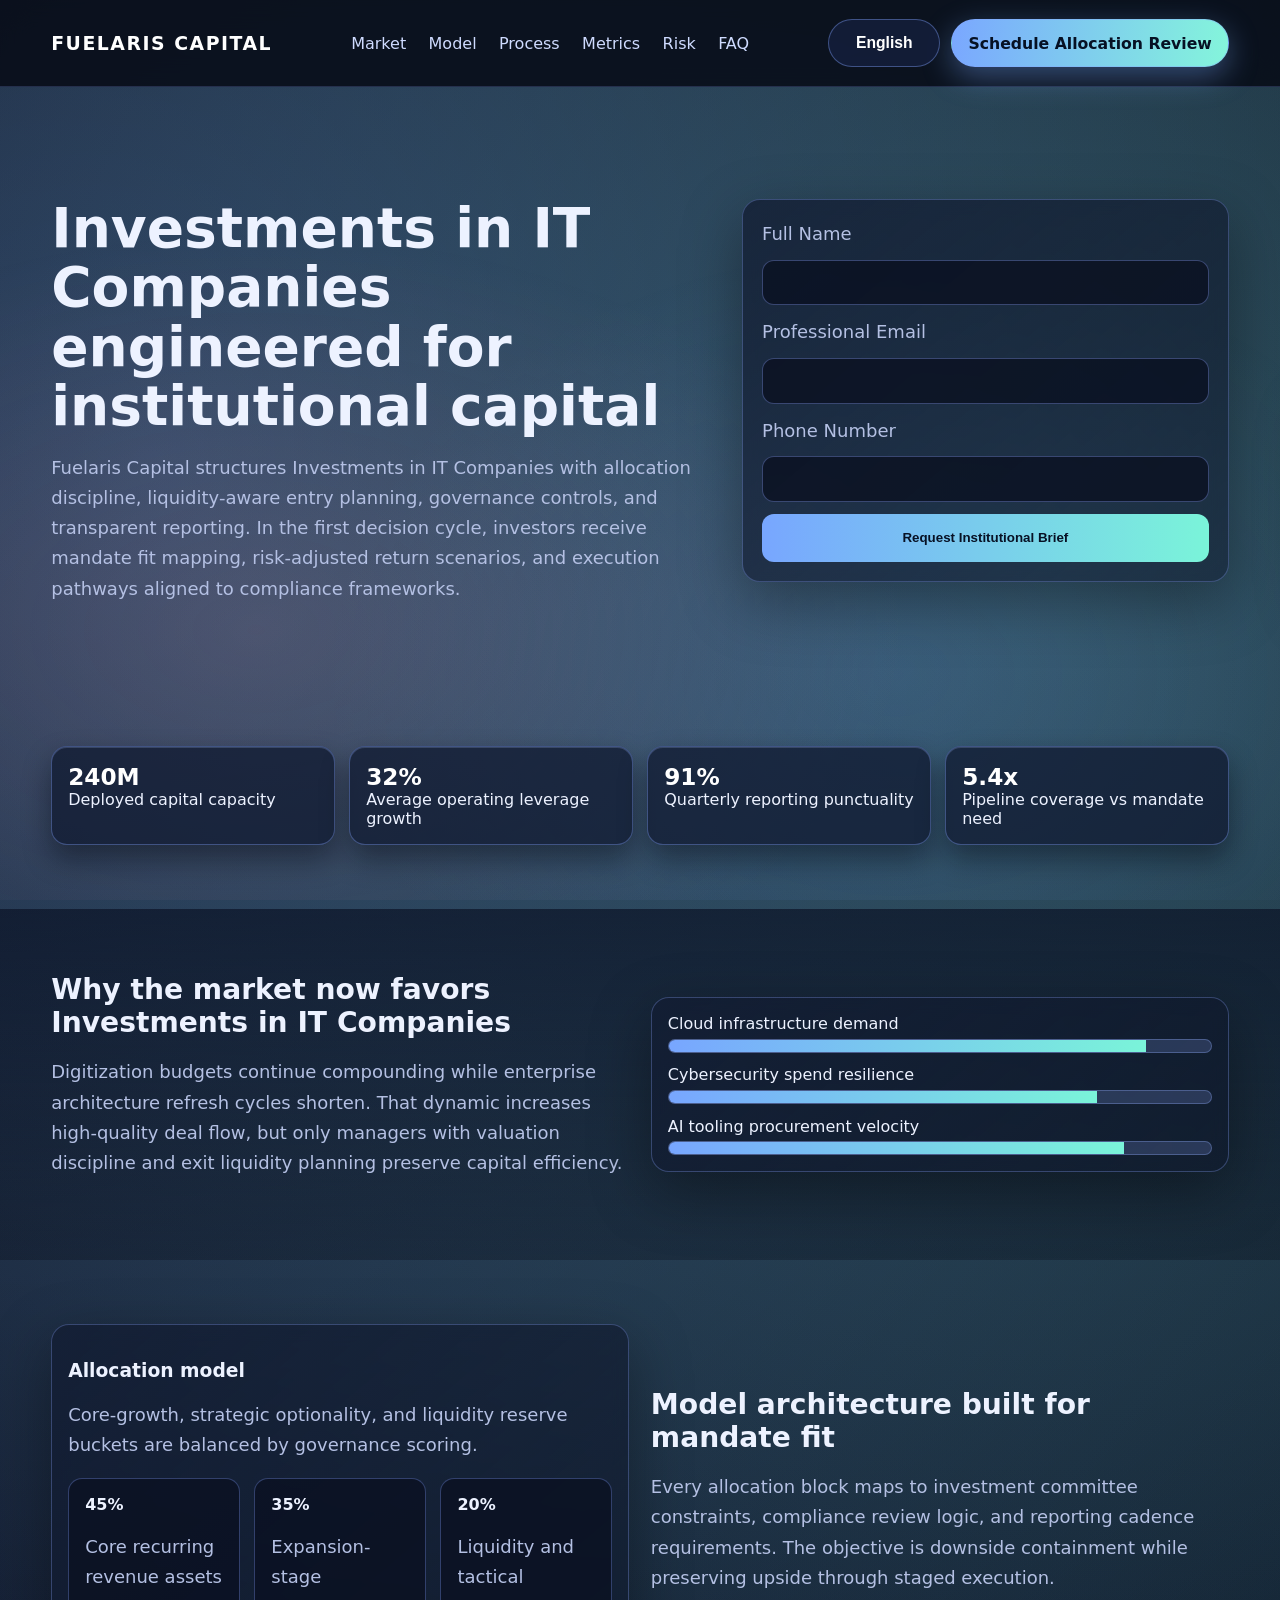
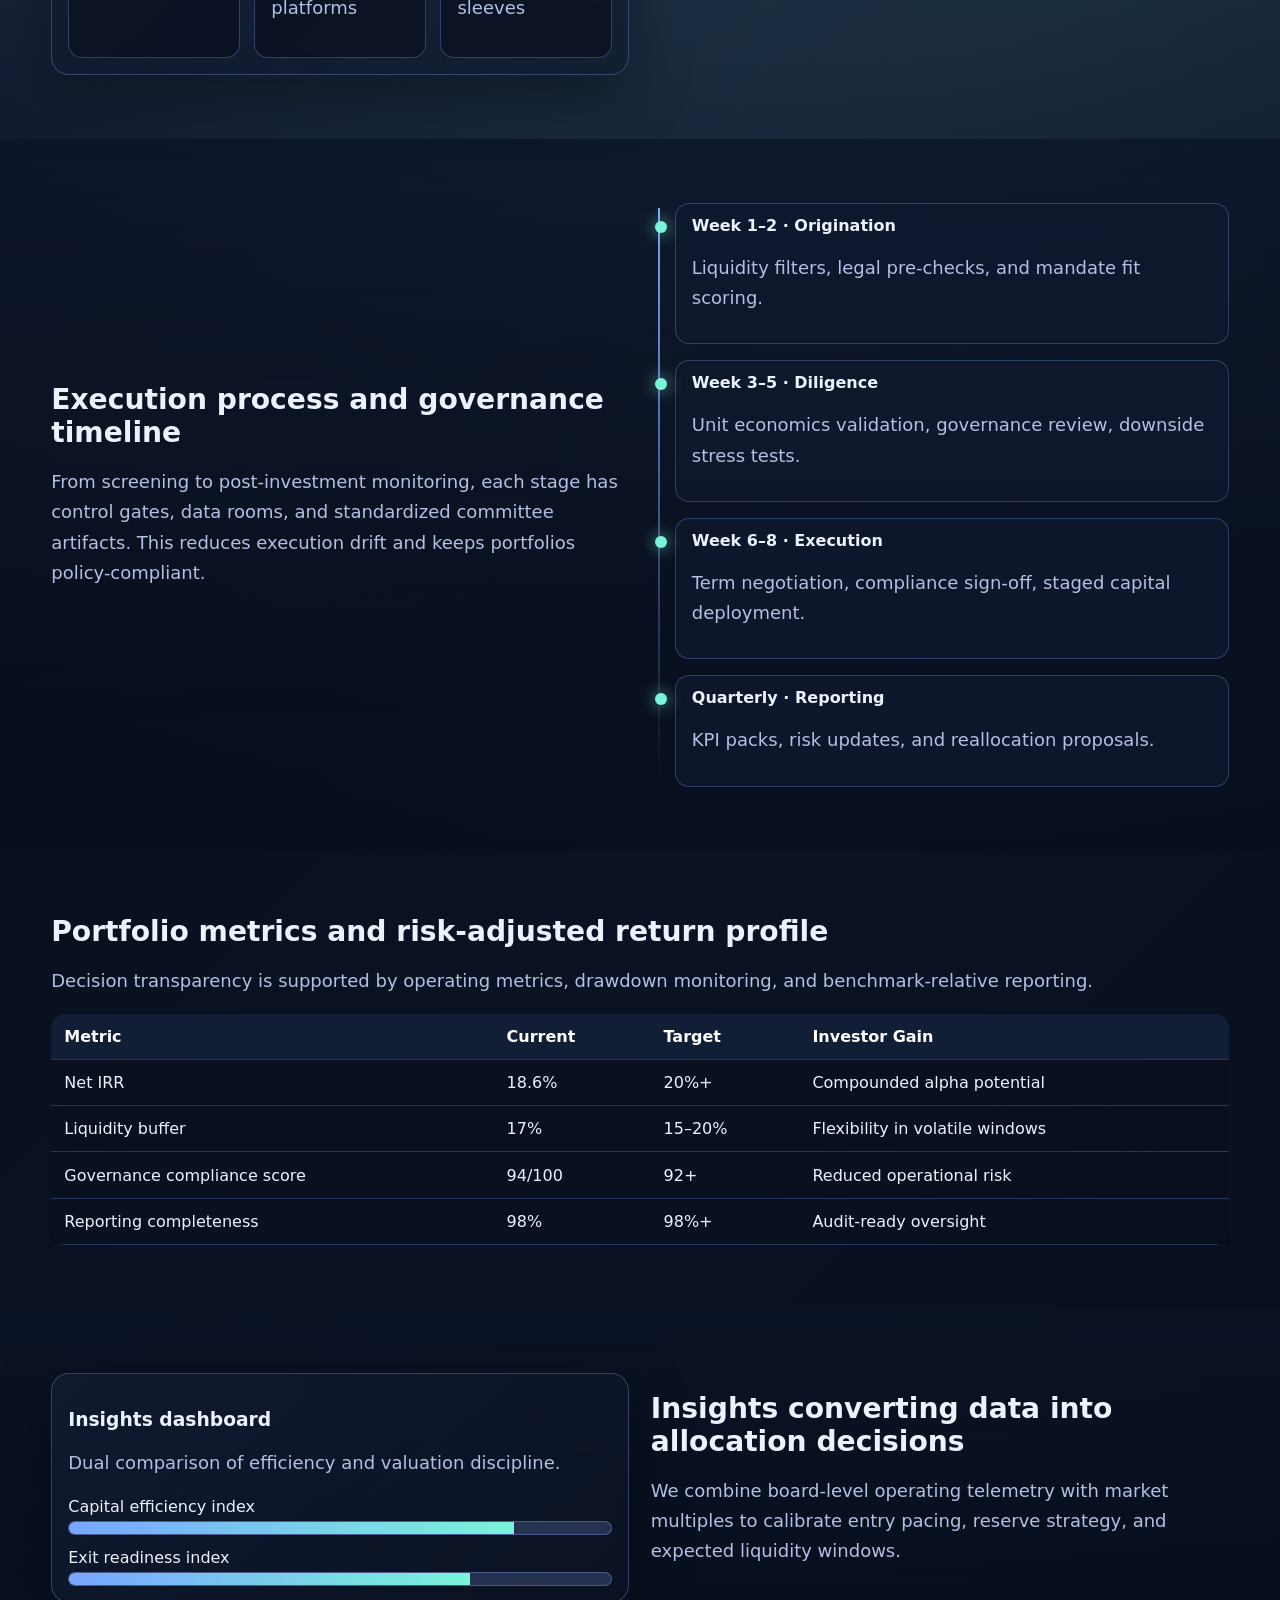
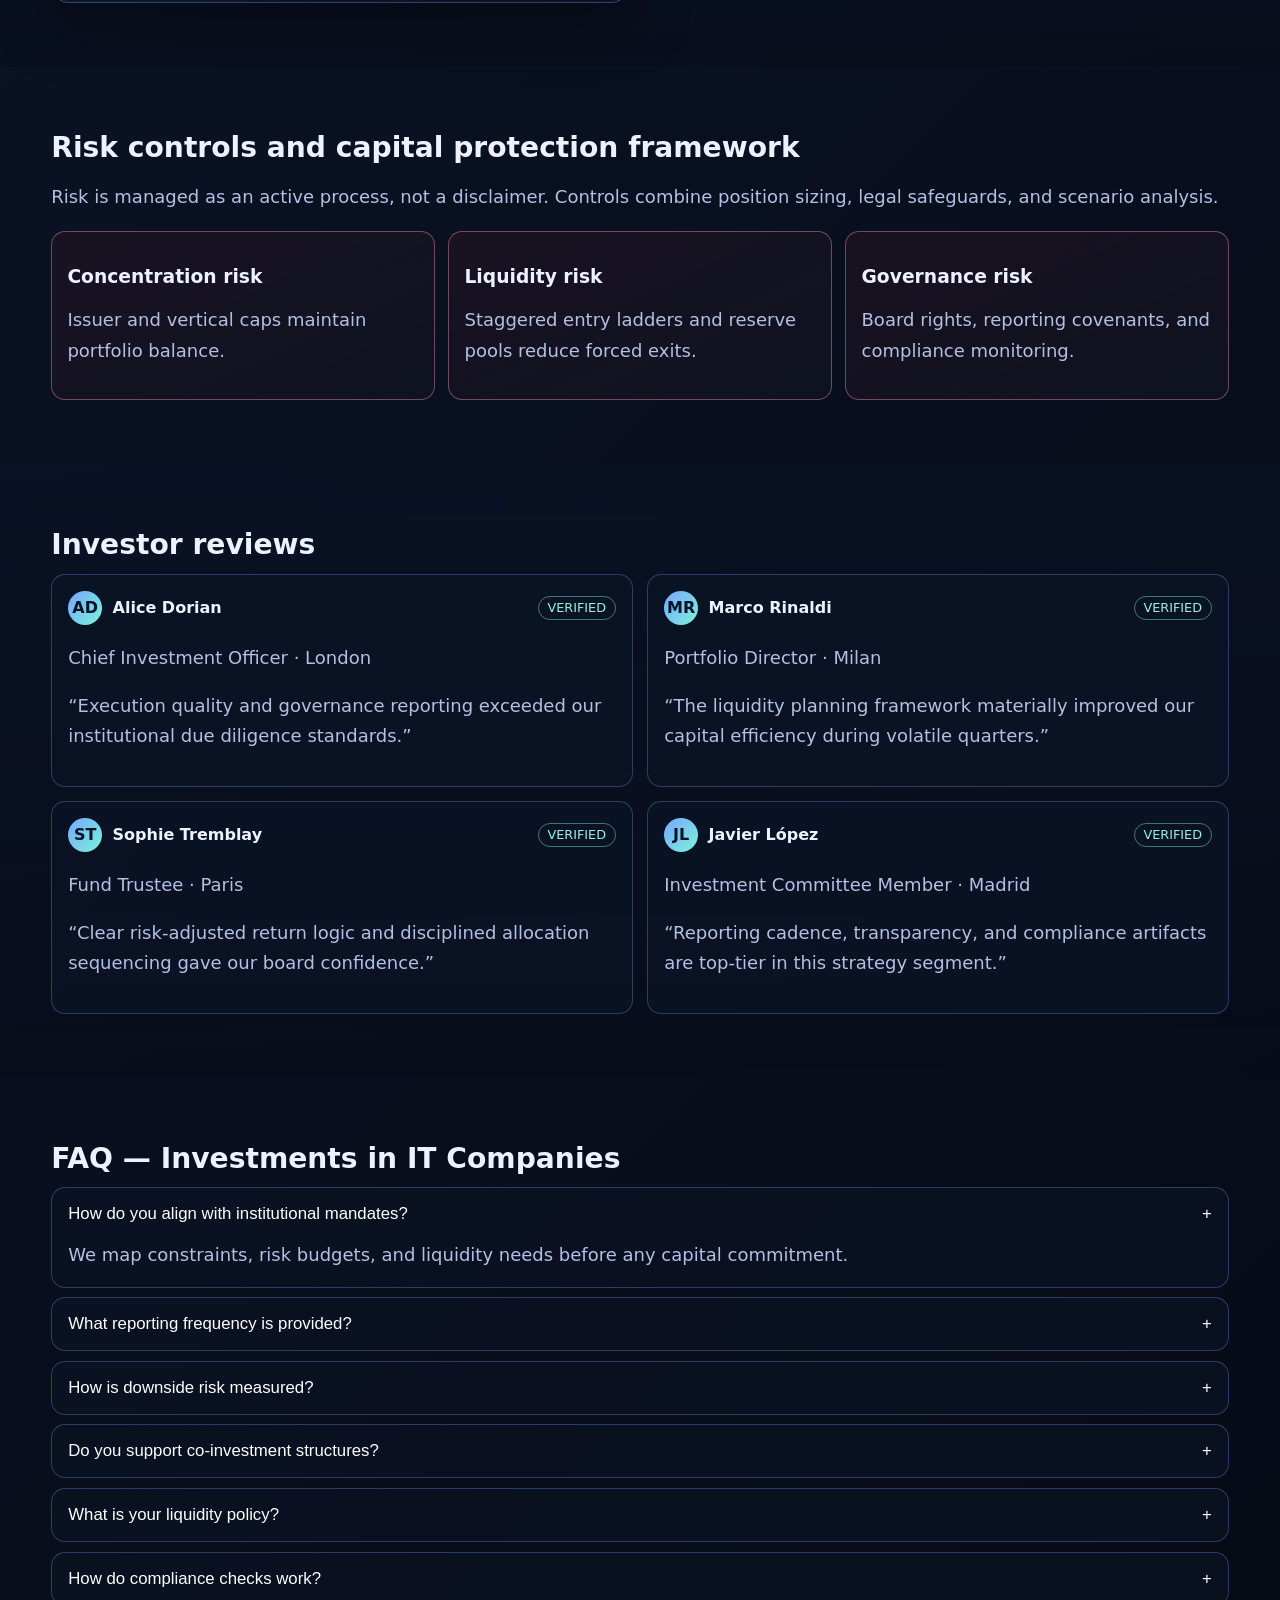
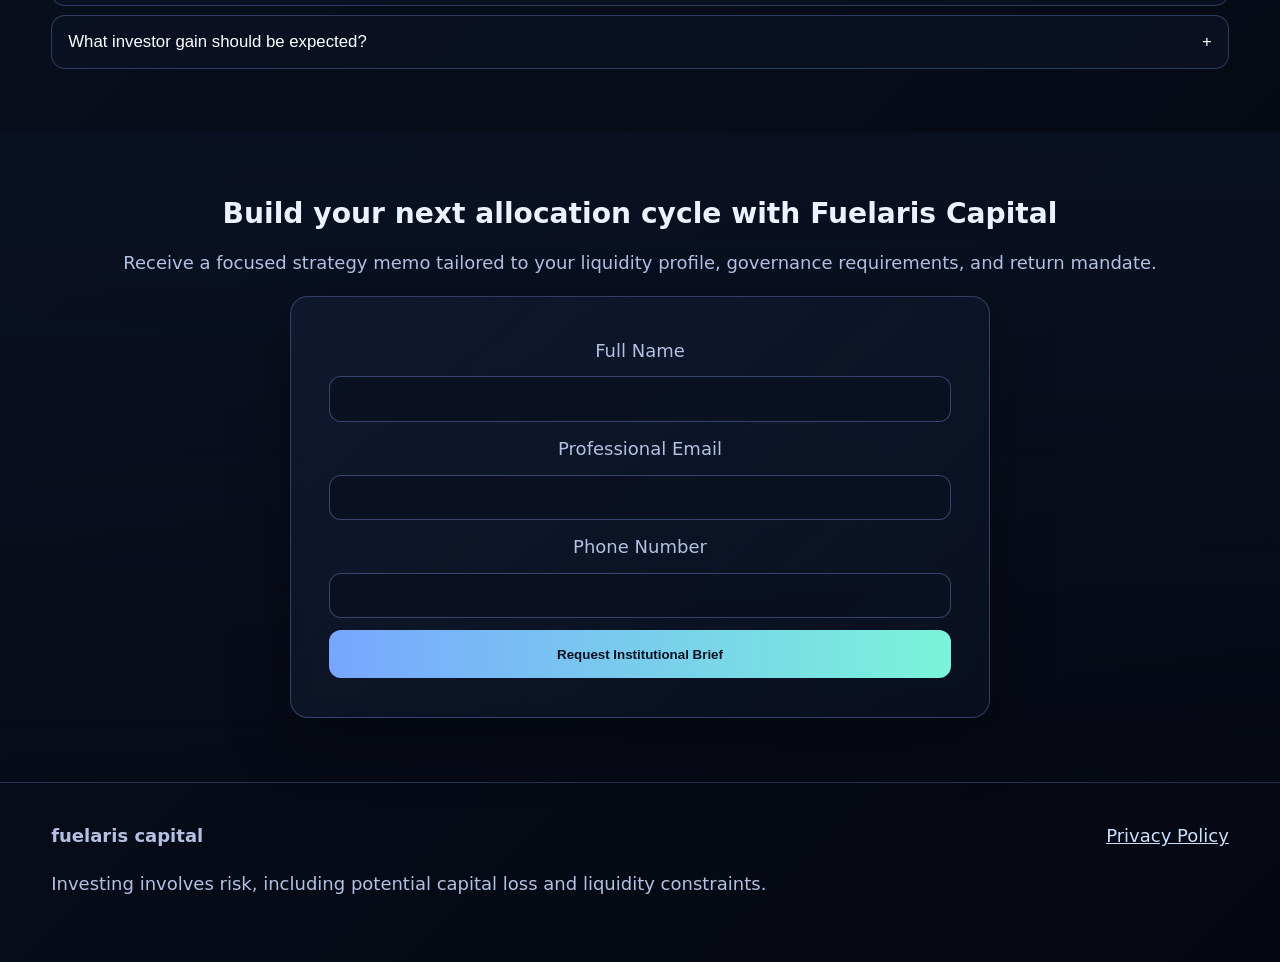
<file: index.html>
<!doctype html>
<html lang="en">
<head>
  <meta charset="utf-8">
  <meta name="viewport" content="width=device-width, initial-scale=1">
  <title>Fuelaris Capital | Investments in IT Companies for Institutional Portfolios</title>
  <meta name="description" content="Fuelaris Capital designs institutional Investments in IT Companies through governance-led allocation, liquidity planning, compliance reporting, and execution discipline.">
  <link rel="canonical" href="https://fuelariscapital.com/index.html">
  <link rel="alternate" hreflang="en" href="https://fuelariscapital.com/index.html">
  <link rel="alternate" hreflang="de" href="https://fuelariscapital.com/de/index.html">
  <link rel="alternate" hreflang="fr" href="https://fuelariscapital.com/fr/index.html">
  <link rel="alternate" hreflang="es" href="https://fuelariscapital.com/es/index.html">
  <link rel="alternate" hreflang="it" href="https://fuelariscapital.com/it/index.html">
  <link rel="alternate" hreflang="x-default" href="https://fuelariscapital.com/index.html">
  <meta property="og:title" content="Fuelaris Capital | Investments in IT Companies">
  <meta property="og:description" content="Institutional-grade strategy for Investments in IT Companies with risk-adjusted return targeting.">
  <meta property="og:type" content="website">
  <meta property="og:url" content="https://fuelariscapital.com/index.html">
  <meta property="og:image" content="https://fuelariscapital.com/assets/img/og-cover.jpg">
  <meta name="twitter:card" content="summary_large_image">
  <meta name="twitter:title" content="Fuelaris Capital | Investments in IT Companies">
  <meta name="twitter:description" content="Institutional allocation, governance, reporting, and execution for IT company investments.">
  <link rel="stylesheet" href="assets/style.css">
  <script defer src="assets/app.js"></script>
</head>
<body>
<div class="bg-mesh"></div>
<header class="header">
  <div class="container nav-wrap">
    <a class="brand" href="index.html">fuelaris capital</a>
    <nav class="nav-links" aria-label="Primary">
      <a href="#market">Market</a><a href="#model">Model</a><a href="#process">Process</a><a href="#metrics">Metrics</a><a href="#risk">Risk</a><a href="#faq">FAQ</a>
    </nav>
    <div class="header-right">
      <div class="lang">
        <button class="lang-toggle" data-lang-toggle aria-label="Language">English</button>
        <div class="lang-menu" role="menu">
          <a href="index.html">English</a><a href="de/index.html">Deutsch</a><a href="fr/index.html">Français</a><a href="es/index.html">Español</a><a href="it/index.html">Italiano</a>
        </div>
      </div>
      <a href="#lead-final" class="cta-btn">Schedule Allocation Review</a>
      <button class="burger" data-burger aria-label="Open menu">☰</button>
    </div>
  </div>
</header>
<div class="drawer-overlay" data-drawer-overlay></div>
<aside class="drawer" data-drawer aria-label="Mobile menu">
  <div>
    <div class="drawer-top"><strong>fuelaris capital</strong><button class="close-btn" data-drawer-close aria-label="Close menu">✕</button></div>
    <nav class="drawer-nav">
      <a href="#market">Market</a><a href="#model">Model</a><a href="#process">Process</a><a href="#metrics">Metrics</a><a href="#risk">Risk</a><a href="#faq">FAQ</a>
    </nav>
    <div class="lang" style="margin-top:1rem;">
      <button class="lang-toggle" data-lang-toggle>English</button>
      <div class="lang-menu"><a href="index.html">English</a><a href="de/index.html">Deutsch</a><a href="fr/index.html">Français</a><a href="es/index.html">Español</a><a href="it/index.html">Italiano</a></div>
    </div>
  </div>
  <a href="#lead-final" class="cta-btn" style="margin-top:1rem;">Schedule Allocation Review</a>
</aside>

<main>
  <section class="hero">
    <div class="container hero-grid">
      <div class="reveal">
        <h1>Investments in IT Companies engineered for institutional capital</h1>
        <p>Fuelaris Capital structures Investments in IT Companies with allocation discipline, liquidity-aware entry planning, governance controls, and transparent reporting. In the first decision cycle, investors receive mandate fit mapping, risk-adjusted return scenarios, and execution pathways aligned to compliance frameworks.</p>
      </div>
      <div class="glass-panel reveal">
        <form class="hero-form" aria-label="Lead form">
          <div class="form-stack"><label for="name1">Full Name</label><input id="name1" name="name" autocomplete="name" required></div>
          <div class="form-stack"><label for="email1">Professional Email</label><input id="email1" type="email" name="email" autocomplete="email" required></div>
          <div class="form-stack"><label for="phone1">Phone Number</label><input id="phone1" type="tel" name="phone" autocomplete="tel" required></div>
          <button class="submit" type="submit">Request Institutional Brief</button>
        </form>
      </div>
    </div>
  </section>

  <section class="section">
    <div class="container kpi-strip reveal">
      <article class="kpi"><strong class="counter" data-counter="240" data-suffix="M">0M</strong>Deployed capital capacity</article>
      <article class="kpi"><strong class="counter" data-counter="32" data-suffix="%">0%</strong>Average operating leverage growth</article>
      <article class="kpi"><strong class="counter" data-counter="91" data-suffix="%">0%</strong>Quarterly reporting punctuality</article>
      <article class="kpi"><strong class="counter" data-counter="5" data-suffix=".4x">0.0x</strong>Pipeline coverage vs mandate need</article>
    </div>
  </section>

  <section id="market" class="section section-alt">
    <div class="container grid-2">
      <div class="reveal"><h2>Why the market now favors Investments in IT Companies</h2><p>Digitization budgets continue compounding while enterprise architecture refresh cycles shorten. That dynamic increases high-quality deal flow, but only managers with valuation discipline and exit liquidity planning preserve capital efficiency.</p></div>
      <div class="glass-panel reveal" style="padding:1rem;"><div class="bar-chart">
        <div class="bar-row"><span>Cloud infrastructure demand</span><div class="bar-track"><div class="bar-fill" data-width="88%"></div></div></div>
        <div class="bar-row"><span>Cybersecurity spend resilience</span><div class="bar-track"><div class="bar-fill" data-width="79%"></div></div></div>
        <div class="bar-row"><span>AI tooling procurement velocity</span><div class="bar-track"><div class="bar-fill" data-width="84%"></div></div></div>
      </div></div>
    </div>
  </section>

  <section id="model" class="section">
    <div class="container grid-2">
      <div class="glass-panel reveal" style="padding:1rem;"><h3>Allocation model</h3><p>Core-growth, strategic optionality, and liquidity reserve buckets are balanced by governance scoring.</p><div class="metric-cards"><div class="metric-card"><strong>45%</strong><p>Core recurring revenue assets</p></div><div class="metric-card"><strong>35%</strong><p>Expansion-stage platforms</p></div><div class="metric-card"><strong>20%</strong><p>Liquidity and tactical sleeves</p></div></div></div>
      <div class="reveal"><h2>Model architecture built for mandate fit</h2><p>Every allocation block maps to investment committee constraints, compliance review logic, and reporting cadence requirements. The objective is downside containment while preserving upside through staged execution.</p></div>
    </div>
  </section>

  <section id="process" class="section section-alt">
    <div class="container grid-2">
      <div class="reveal"><h2>Execution process and governance timeline</h2><p>From screening to post-investment monitoring, each stage has control gates, data rooms, and standardized committee artifacts. This reduces execution drift and keeps portfolios policy-compliant.</p></div>
      <div class="timeline reveal">
        <div class="step"><strong>Week 1–2 · Origination</strong><p>Liquidity filters, legal pre-checks, and mandate fit scoring.</p></div>
        <div class="step"><strong>Week 3–5 · Diligence</strong><p>Unit economics validation, governance review, downside stress tests.</p></div>
        <div class="step"><strong>Week 6–8 · Execution</strong><p>Term negotiation, compliance sign-off, staged capital deployment.</p></div>
        <div class="step"><strong>Quarterly · Reporting</strong><p>KPI packs, risk updates, and reallocation proposals.</p></div>
      </div>
    </div>
  </section>

  <section id="metrics" class="section">
    <div class="container">
      <div class="reveal"><h2>Portfolio metrics and risk-adjusted return profile</h2><p>Decision transparency is supported by operating metrics, drawdown monitoring, and benchmark-relative reporting.</p></div>
      <div class="table-wrap reveal"><table>
        <thead><tr><th>Metric</th><th>Current</th><th>Target</th><th>Investor Gain</th></tr></thead>
        <tbody>
          <tr><td>Net IRR</td><td>18.6%</td><td>20%+</td><td>Compounded alpha potential</td></tr>
          <tr><td>Liquidity buffer</td><td>17%</td><td>15–20%</td><td>Flexibility in volatile windows</td></tr>
          <tr><td>Governance compliance score</td><td>94/100</td><td>92+</td><td>Reduced operational risk</td></tr>
          <tr><td>Reporting completeness</td><td>98%</td><td>98%+</td><td>Audit-ready oversight</td></tr>
        </tbody>
      </table></div>
    </div>
  </section>

  <section class="section section-alt">
    <div class="container grid-2">
      <div class="glass-panel reveal" style="padding:1rem;"><h3>Insights dashboard</h3><p>Dual comparison of efficiency and valuation discipline.</p>
      <div class="bar-chart"><div class="bar-row"><span>Capital efficiency index</span><div class="bar-track"><div class="bar-fill" data-width="82%"></div></div></div><div class="bar-row"><span>Exit readiness index</span><div class="bar-track"><div class="bar-fill" data-width="74%"></div></div></div></div></div>
      <div class="reveal"><h2>Insights converting data into allocation decisions</h2><p>We combine board-level operating telemetry with market multiples to calibrate entry pacing, reserve strategy, and expected liquidity windows.</p></div>
    </div>
  </section>

  <section id="risk" class="section">
    <div class="container">
      <div class="reveal"><h2>Risk controls and capital protection framework</h2><p>Risk is managed as an active process, not a disclaimer. Controls combine position sizing, legal safeguards, and scenario analysis.</p></div>
      <div class="risk-grid reveal">
        <article class="risk-card"><h3>Concentration risk</h3><p>Issuer and vertical caps maintain portfolio balance.</p></article>
        <article class="risk-card"><h3>Liquidity risk</h3><p>Staggered entry ladders and reserve pools reduce forced exits.</p></article>
        <article class="risk-card"><h3>Governance risk</h3><p>Board rights, reporting covenants, and compliance monitoring.</p></article>
      </div>
    </div>
  </section>

  <section class="section section-alt">
    <div class="container">
      <div class="reveal"><h2>Investor reviews</h2></div>
      <div class="reviews reveal">
        <article class="review"><div class="review-head"><span class="avatar">AD</span><strong>Alice Dorian</strong><span class="verified">VERIFIED</span></div><p>Chief Investment Officer · London</p><p>“Execution quality and governance reporting exceeded our institutional due diligence standards.”</p></article>
        <article class="review"><div class="review-head"><span class="avatar">MR</span><strong>Marco Rinaldi</strong><span class="verified">VERIFIED</span></div><p>Portfolio Director · Milan</p><p>“The liquidity planning framework materially improved our capital efficiency during volatile quarters.”</p></article>
        <article class="review"><div class="review-head"><span class="avatar">ST</span><strong>Sophie Tremblay</strong><span class="verified">VERIFIED</span></div><p>Fund Trustee · Paris</p><p>“Clear risk-adjusted return logic and disciplined allocation sequencing gave our board confidence.”</p></article>
        <article class="review"><div class="review-head"><span class="avatar">JL</span><strong>Javier López</strong><span class="verified">VERIFIED</span></div><p>Investment Committee Member · Madrid</p><p>“Reporting cadence, transparency, and compliance artifacts are top-tier in this strategy segment.”</p></article>
      </div>
    </div>
  </section>

  <section id="faq" class="section">
    <div class="container">
      <div class="reveal"><h2>FAQ — Investments in IT Companies</h2></div>
      <div class="faq-list reveal">
        <article class="faq-item open"><button class="faq-q">How do you align with institutional mandates?<span>+</span></button><div class="faq-answer">We map constraints, risk budgets, and liquidity needs before any capital commitment.</div></article>
        <article class="faq-item"><button class="faq-q">What reporting frequency is provided?<span>+</span></button><div class="faq-answer">Quarterly full packs with monthly KPI snapshots and event-driven alerts.</div></article>
        <article class="faq-item"><button class="faq-q">How is downside risk measured?<span>+</span></button><div class="faq-answer">Scenario stress testing, concentration limits, and covenant-level monitoring.</div></article>
        <article class="faq-item"><button class="faq-q">Do you support co-investment structures?<span>+</span></button><div class="faq-answer">Yes, with governance parity, transparent fee architecture, and execution protocols.</div></article>
        <article class="faq-item"><button class="faq-q">What is your liquidity policy?<span>+</span></button><div class="faq-answer">Reserve buckets and staged deployment keep optionality through market dislocations.</div></article>
        <article class="faq-item"><button class="faq-q">How do compliance checks work?<span>+</span></button><div class="faq-answer">Pre-trade legal reviews, jurisdiction screening, and continuous policy controls.</div></article>
        <article class="faq-item"><button class="faq-q">What investor gain should be expected?<span>+</span></button><div class="faq-answer">A disciplined path to risk-adjusted return with stronger governance and reporting clarity.</div></article>
      </div>
    </div>
  </section>

  <section id="lead-final" class="section section-alt final-cta">
    <div class="container">
      <div class="reveal"><h2>Build your next allocation cycle with Fuelaris Capital</h2><p>Receive a focused strategy memo tailored to your liquidity profile, governance requirements, and return mandate.</p></div>
      <div class="glass-panel final-panel reveal"><form class="final-form" aria-label="Final lead form">
        <div class="form-stack"><label for="name2">Full Name</label><input id="name2" name="name" autocomplete="name" required></div>
        <div class="form-stack"><label for="email2">Professional Email</label><input id="email2" type="email" name="email" autocomplete="email" required></div>
        <div class="form-stack"><label for="phone2">Phone Number</label><input id="phone2" type="tel" name="phone" autocomplete="tel" required></div>
        <button class="submit" type="submit">Request Institutional Brief</button>
      </form></div>
    </div>
  </section>
</main>

<footer class="footer">
  <div class="container footer-row">
    <div><strong>fuelaris capital</strong><p>Investing involves risk, including potential capital loss and liquidity constraints.</p></div>
    <a class="privacy-link" href="#privacy" data-open-privacy>Privacy Policy</a>
  </div>
</footer>

<div class="modal-overlay" data-modal-overlay></div>
<section class="modal" data-modal role="dialog" aria-modal="true" aria-label="Privacy Policy">
  <div class="modal-head"><h3>Privacy Policy</h3><button class="close-btn" data-close-privacy aria-label="Close">✕</button></div>
  <div class="modal-body">
    <h4>Introduction</h4><p>Fuelaris Capital processes personal data to provide institutional investment communication.</p>
    <h4>Data collection</h4><p>We collect contact details, communication records, and technical usage metadata.</p>
    <h4>Legal basis</h4><p>Processing is based on consent, legitimate interest, and legal obligations where applicable.</p>
    <h4>Cookies</h4><p>Essential and analytics cookies support security, performance, and service improvement.</p>
    <h4>Retention</h4><p>Data is retained only as long as necessary for service delivery, compliance, and audit obligations.</p>
    <h4>Third-party sharing</h4><p>Trusted processors may receive limited data under contractual confidentiality and security controls.</p>
    <h4>Security</h4><p>Encryption, access controls, and monitoring procedures protect data confidentiality and integrity.</p>
    <h4>User rights</h4><p>You may request access, correction, erasure, portability, and processing restrictions as applicable.</p>
    <h4>International transfers</h4><p>Cross-border transfers use recognized safeguards and contractual mechanisms.</p>
    <h4>Industry risk disclosure</h4><p>Investment communication does not constitute guaranteed returns; market and technology risks remain.</p>
    <h4>Contact</h4><p>For privacy requests contact: privacy@fuelariscapital.com.</p>
  </div>
  <div class="modal-foot"><button class="cta-btn" data-close-privacy>Close</button></div>
</section>

<script type="application/ld+json">{"@context":"https://schema.org","@graph":[{"@type":"Organization","name":"Fuelaris Capital","url":"https://fuelariscapital.com","logo":"https://fuelariscapital.com/assets/img/logo.png"},{"@type":"WebSite","name":"Fuelaris Capital","url":"https://fuelariscapital.com/index.html"},{"@type":"FAQPage","mainEntity":[{"@type":"Question","name":"How do you align with institutional mandates?","acceptedAnswer":{"@type":"Answer","text":"We map constraints, risk budgets, and liquidity needs before any capital commitment."}},{"@type":"Question","name":"What reporting frequency is provided?","acceptedAnswer":{"@type":"Answer","text":"Quarterly full packs with monthly KPI snapshots and event-driven alerts."}}]},{"@type":"Review","author":{"@type":"Person","name":"Alice Dorian"},"reviewBody":"Execution quality and governance reporting exceeded our institutional due diligence standards.","itemReviewed":{"@type":"Service","name":"Fuelaris Capital IT Investment Strategy"}}]}</script>
</body>
</html>
</file>
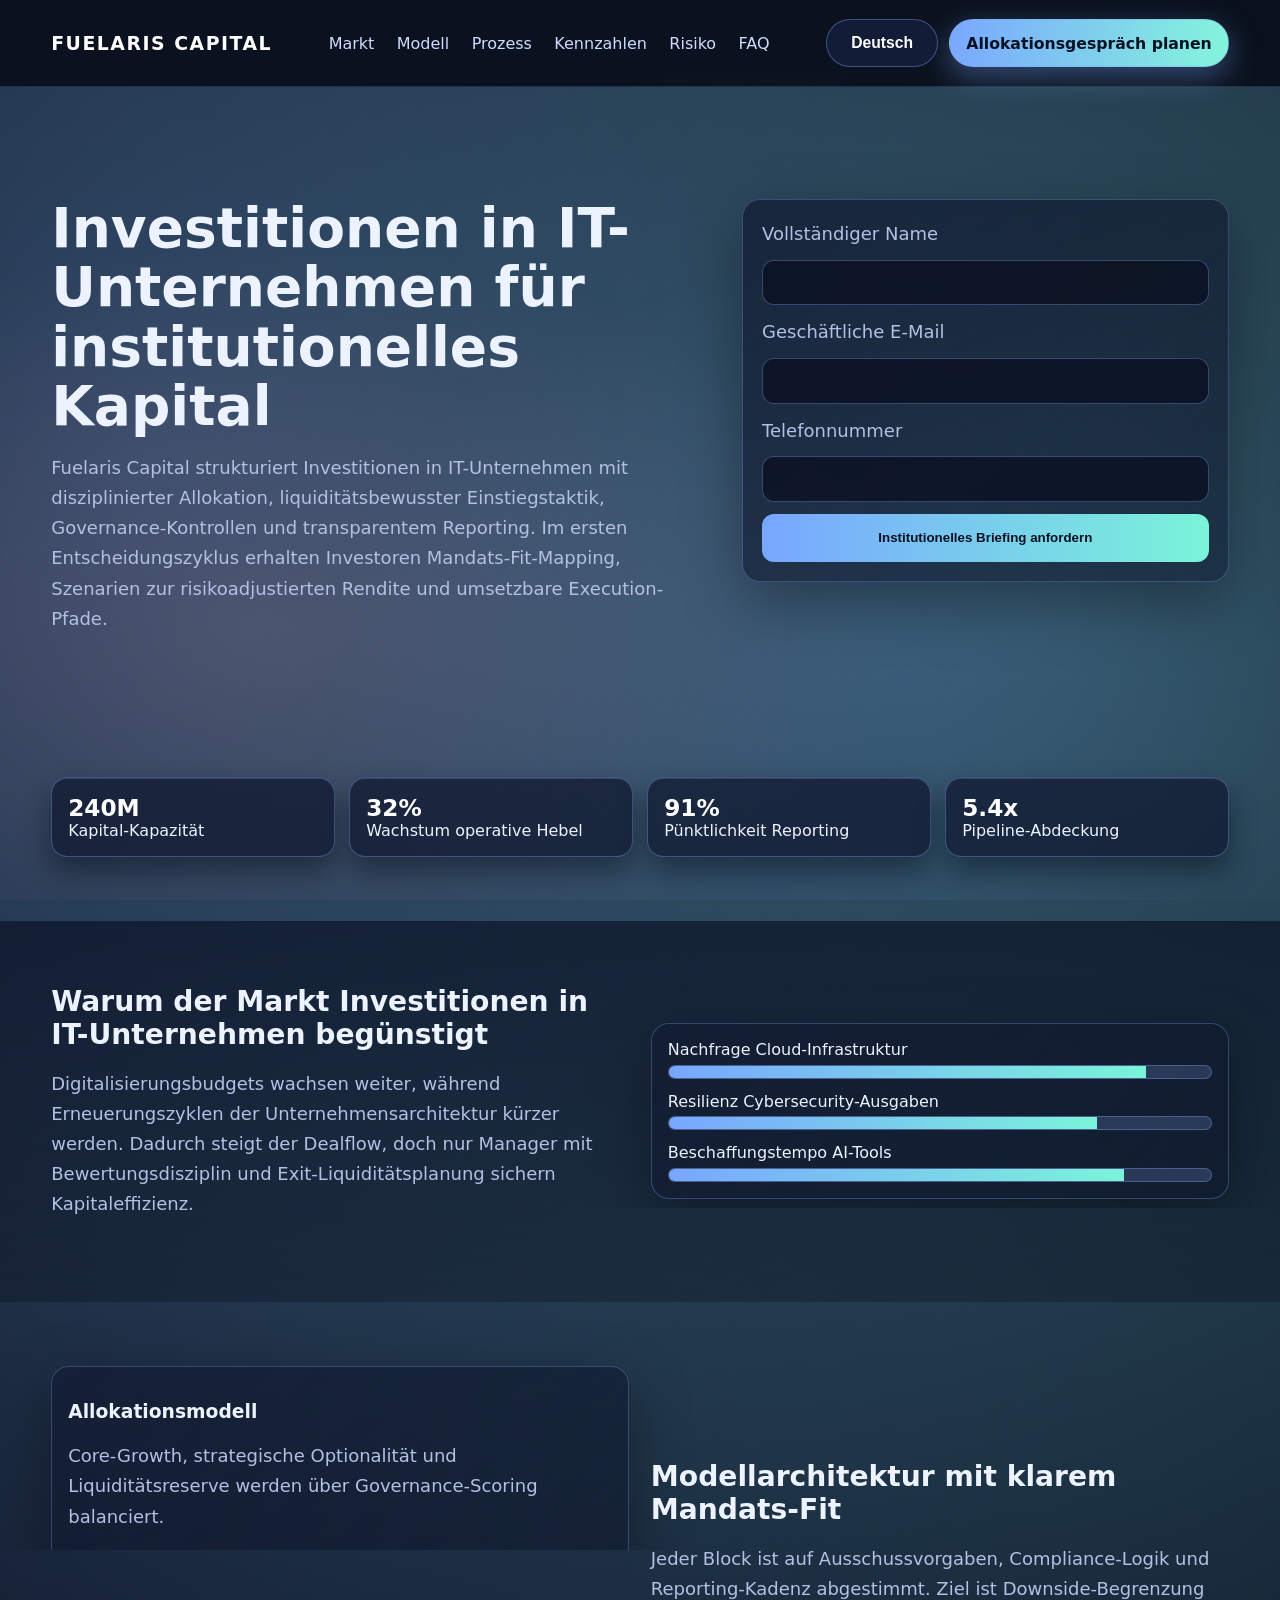
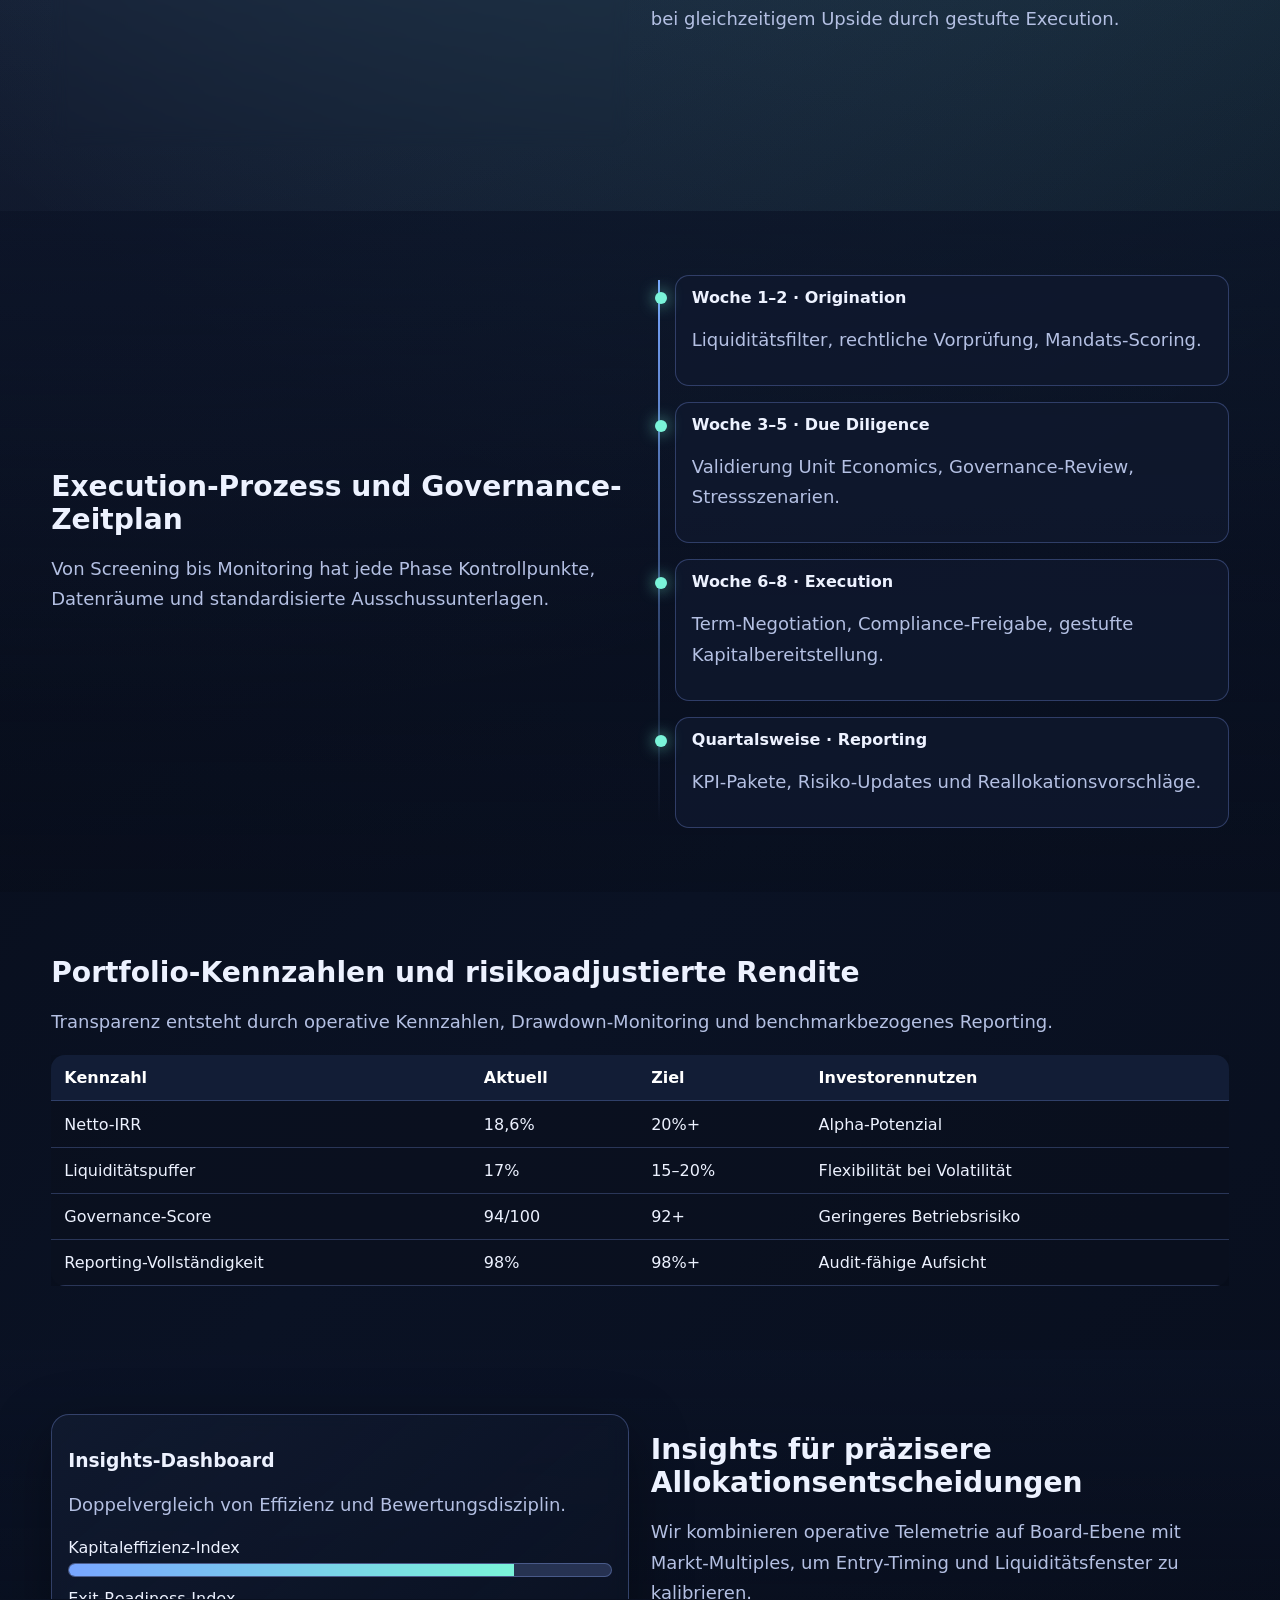
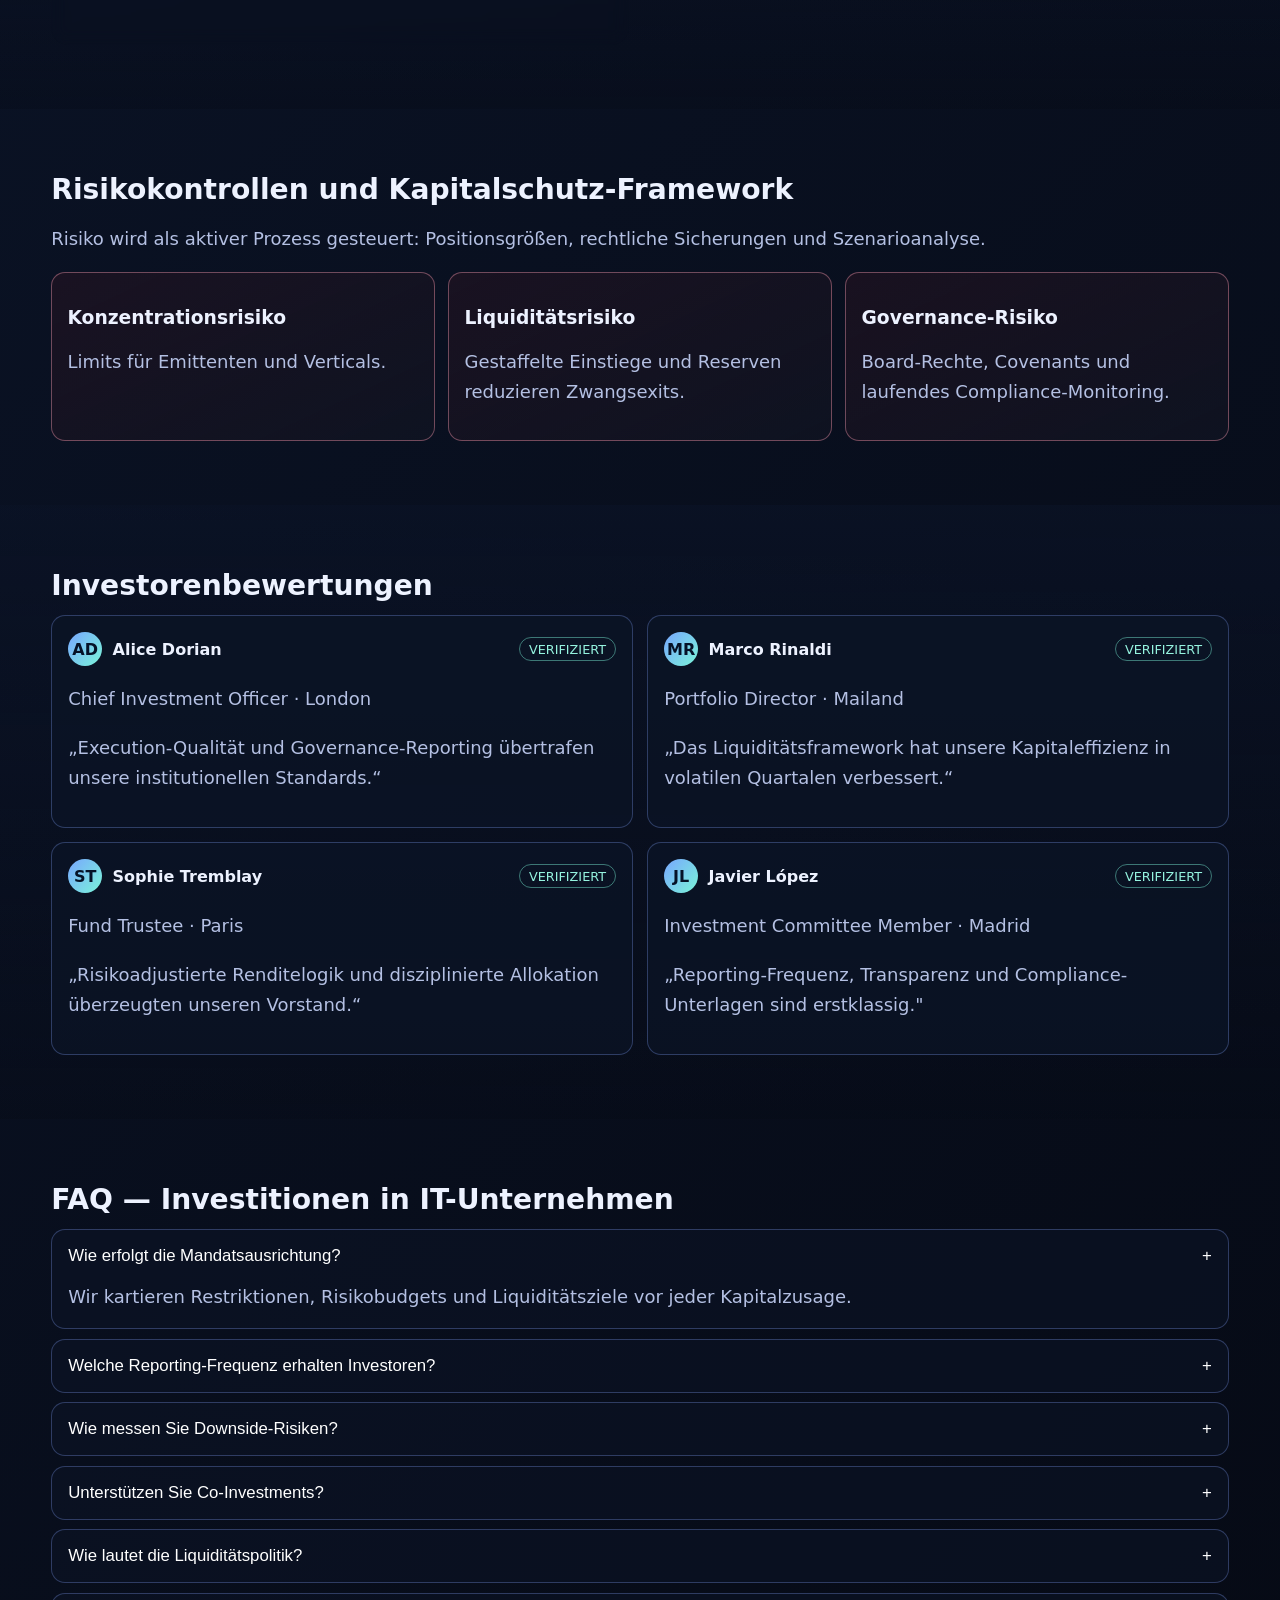
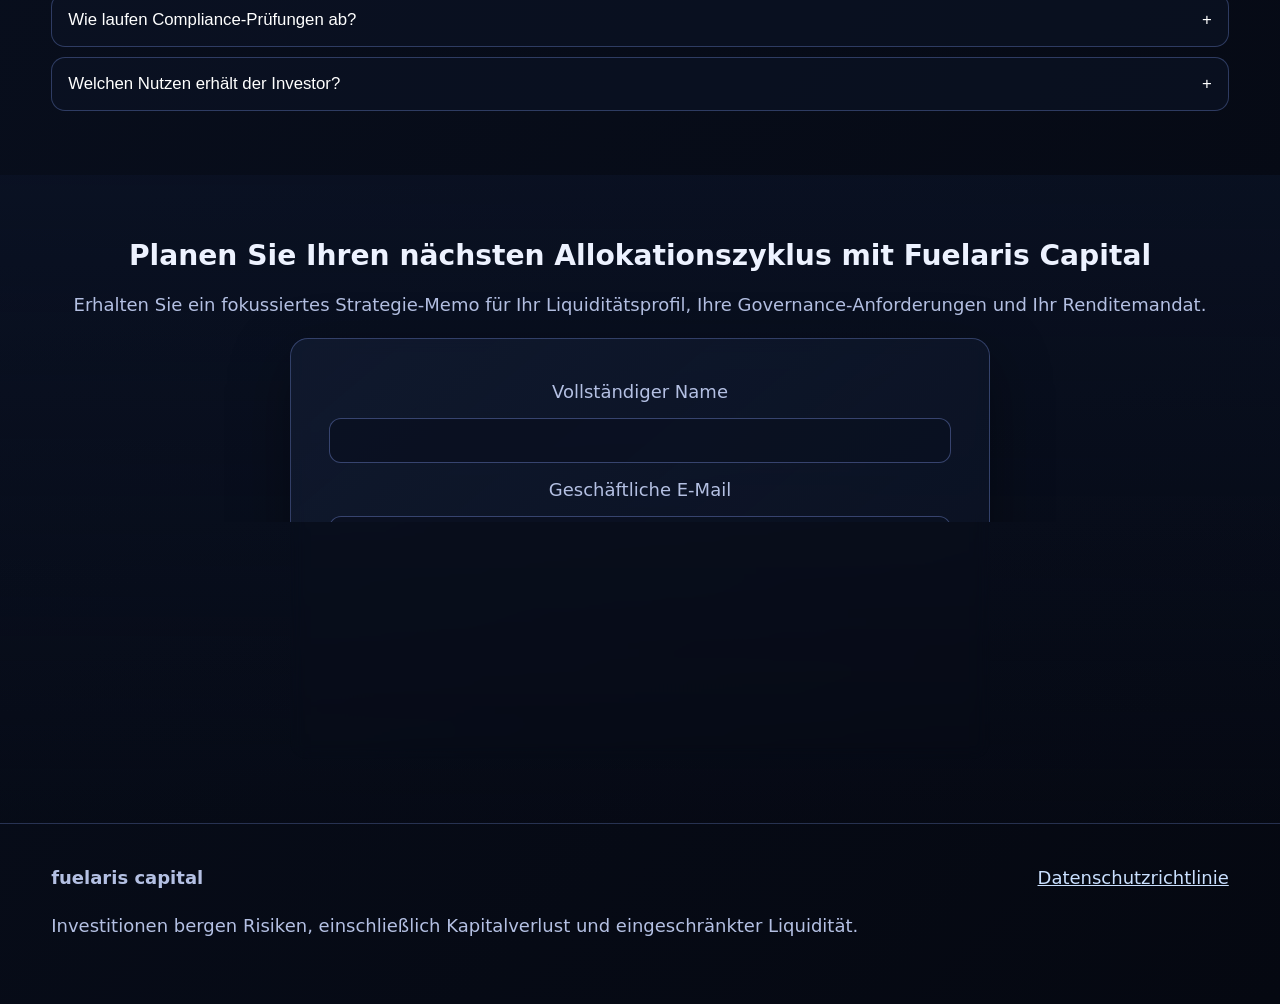
<file: de/index.html>
<!doctype html><html lang="de"><head>
<meta charset="utf-8"><meta name="viewport" content="width=device-width, initial-scale=1">
<title>Fuelaris Capital | Investitionen in IT-Unternehmen für institutionelle Portfolios</title>
<meta name="description" content="Fuelaris Capital entwickelt institutionelle Investitionen in IT-Unternehmen mit Governance, Liquiditätsplanung, Compliance-Reporting und disziplinierter Ausführung.">
<link rel="canonical" href="https://fuelariscapital.com/de/index.html">
<link rel="alternate" hreflang="en" href="https://fuelariscapital.com/index.html"><link rel="alternate" hreflang="de" href="https://fuelariscapital.com/de/index.html"><link rel="alternate" hreflang="fr" href="https://fuelariscapital.com/fr/index.html"><link rel="alternate" hreflang="es" href="https://fuelariscapital.com/es/index.html"><link rel="alternate" hreflang="it" href="https://fuelariscapital.com/it/index.html"><link rel="alternate" hreflang="x-default" href="https://fuelariscapital.com/index.html">
<meta property="og:title" content="Fuelaris Capital | Investitionen in IT-Unternehmen"><meta property="og:description" content="Institutionelle Strategie mit Fokus auf risikoadjustierte Rendite."><meta property="og:type" content="website"><meta property="og:url" content="https://fuelariscapital.com/de/index.html"><meta name="twitter:card" content="summary_large_image"><meta name="twitter:title" content="Fuelaris Capital | Investitionen in IT-Unternehmen"><meta name="twitter:description" content="Allokation, Governance, Reporting und Execution für IT-Investitionen.">
<link rel="stylesheet" href="../assets/style.css"><script defer src="../assets/app.js"></script></head><body><div class="bg-mesh"></div>
<header class="header"><div class="container nav-wrap"><a class="brand" href="../index.html">fuelaris capital</a><nav class="nav-links"><a href="#market">Markt</a><a href="#model">Modell</a><a href="#process">Prozess</a><a href="#metrics">Kennzahlen</a><a href="#risk">Risiko</a><a href="#faq">FAQ</a></nav><div class="header-right"><div class="lang"><button class="lang-toggle" data-lang-toggle>Deutsch</button><div class="lang-menu"><a href="../index.html">English</a><a href="../de/index.html">Deutsch</a><a href="../fr/index.html">Français</a><a href="../es/index.html">Español</a><a href="../it/index.html">Italiano</a></div></div><a href="#lead-final" class="cta-btn">Allokationsgespräch planen</a><button class="burger" data-burger>☰</button></div></div></header>
<div class="drawer-overlay" data-drawer-overlay></div><aside class="drawer" data-drawer><div><div class="drawer-top"><strong>fuelaris capital</strong><button class="close-btn" data-drawer-close>✕</button></div><nav class="drawer-nav"><a href="#market">Markt</a><a href="#model">Modell</a><a href="#process">Prozess</a><a href="#metrics">Kennzahlen</a><a href="#risk">Risiko</a><a href="#faq">FAQ</a></nav><div class="lang" style="margin-top:1rem;"><button class="lang-toggle" data-lang-toggle>Deutsch</button><div class="lang-menu"><a href="../index.html">English</a><a href="../de/index.html">Deutsch</a><a href="../fr/index.html">Français</a><a href="../es/index.html">Español</a><a href="../it/index.html">Italiano</a></div></div></div><a href="#lead-final" class="cta-btn" style="margin-top:1rem;">Allokationsgespräch planen</a></aside>
<main>
<section class="hero"><div class="container hero-grid"><div class="reveal"><h1>Investitionen in IT-Unternehmen für institutionelles Kapital</h1><p>Fuelaris Capital strukturiert Investitionen in IT-Unternehmen mit disziplinierter Allokation, liquiditätsbewusster Einstiegstaktik, Governance-Kontrollen und transparentem Reporting. Im ersten Entscheidungszyklus erhalten Investoren Mandats-Fit-Mapping, Szenarien zur risikoadjustierten Rendite und umsetzbare Execution-Pfade.</p></div><div class="glass-panel reveal"><form class="hero-form"><div class="form-stack"><label for="dn1">Vollständiger Name</label><input id="dn1" required></div><div class="form-stack"><label for="de1">Geschäftliche E-Mail</label><input id="de1" type="email" required></div><div class="form-stack"><label for="dp1">Telefonnummer</label><input id="dp1" type="tel" required></div><button class="submit">Institutionelles Briefing anfordern</button></form></div></div></section>
<section class="section"><div class="container kpi-strip reveal"><article class="kpi"><strong class="counter" data-counter="240" data-suffix="M">0M</strong>Kapital-Kapazität</article><article class="kpi"><strong class="counter" data-counter="32" data-suffix="%">0%</strong>Wachstum operative Hebel</article><article class="kpi"><strong class="counter" data-counter="91" data-suffix="%">0%</strong>Pünktlichkeit Reporting</article><article class="kpi"><strong class="counter" data-counter="5" data-suffix=".4x">0.0x</strong>Pipeline-Abdeckung</article></div></section>
<section id="market" class="section section-alt"><div class="container grid-2"><div class="reveal"><h2>Warum der Markt Investitionen in IT-Unternehmen begünstigt</h2><p>Digitalisierungsbudgets wachsen weiter, während Erneuerungszyklen der Unternehmensarchitektur kürzer werden. Dadurch steigt der Dealflow, doch nur Manager mit Bewertungsdisziplin und Exit-Liquiditätsplanung sichern Kapitaleffizienz.</p></div><div class="glass-panel reveal" style="padding:1rem;"><div class="bar-chart"><div class="bar-row"><span>Nachfrage Cloud-Infrastruktur</span><div class="bar-track"><div class="bar-fill" data-width="88%"></div></div></div><div class="bar-row"><span>Resilienz Cybersecurity-Ausgaben</span><div class="bar-track"><div class="bar-fill" data-width="79%"></div></div></div><div class="bar-row"><span>Beschaffungstempo AI-Tools</span><div class="bar-track"><div class="bar-fill" data-width="84%"></div></div></div></div></div></div></section>
<section id="model" class="section"><div class="container grid-2"><div class="glass-panel reveal" style="padding:1rem;"><h3>Allokationsmodell</h3><p>Core-Growth, strategische Optionalität und Liquiditätsreserve werden über Governance-Scoring balanciert.</p><div class="metric-cards"><div class="metric-card"><strong>45%</strong><p>Core-Assets mit wiederkehrenden Umsätzen</p></div><div class="metric-card"><strong>35%</strong><p>Plattformen in Expansionsphase</p></div><div class="metric-card"><strong>20%</strong><p>Liquiditäts- und Taktik-Reserve</p></div></div></div><div class="reveal"><h2>Modellarchitektur mit klarem Mandats-Fit</h2><p>Jeder Block ist auf Ausschussvorgaben, Compliance-Logik und Reporting-Kadenz abgestimmt. Ziel ist Downside-Begrenzung bei gleichzeitigem Upside durch gestufte Execution.</p></div></div></section>
<section id="process" class="section section-alt"><div class="container grid-2"><div class="reveal"><h2>Execution-Prozess und Governance-Zeitplan</h2><p>Von Screening bis Monitoring hat jede Phase Kontrollpunkte, Datenräume und standardisierte Ausschussunterlagen.</p></div><div class="timeline reveal"><div class="step"><strong>Woche 1–2 · Origination</strong><p>Liquiditätsfilter, rechtliche Vorprüfung, Mandats-Scoring.</p></div><div class="step"><strong>Woche 3–5 · Due Diligence</strong><p>Validierung Unit Economics, Governance-Review, Stressszenarien.</p></div><div class="step"><strong>Woche 6–8 · Execution</strong><p>Term-Negotiation, Compliance-Freigabe, gestufte Kapitalbereitstellung.</p></div><div class="step"><strong>Quartalsweise · Reporting</strong><p>KPI-Pakete, Risiko-Updates und Reallokationsvorschläge.</p></div></div></div></section>
<section id="metrics" class="section"><div class="container"><div class="reveal"><h2>Portfolio-Kennzahlen und risikoadjustierte Rendite</h2><p>Transparenz entsteht durch operative Kennzahlen, Drawdown-Monitoring und benchmarkbezogenes Reporting.</p></div><div class="table-wrap reveal"><table><thead><tr><th>Kennzahl</th><th>Aktuell</th><th>Ziel</th><th>Investorennutzen</th></tr></thead><tbody><tr><td>Netto-IRR</td><td>18,6%</td><td>20%+</td><td>Alpha-Potenzial</td></tr><tr><td>Liquiditätspuffer</td><td>17%</td><td>15–20%</td><td>Flexibilität bei Volatilität</td></tr><tr><td>Governance-Score</td><td>94/100</td><td>92+</td><td>Geringeres Betriebsrisiko</td></tr><tr><td>Reporting-Vollständigkeit</td><td>98%</td><td>98%+</td><td>Audit-fähige Aufsicht</td></tr></tbody></table></div></div></section>
<section class="section section-alt"><div class="container grid-2"><div class="glass-panel reveal" style="padding:1rem;"><h3>Insights-Dashboard</h3><p>Doppelvergleich von Effizienz und Bewertungsdisziplin.</p><div class="bar-chart"><div class="bar-row"><span>Kapitaleffizienz-Index</span><div class="bar-track"><div class="bar-fill" data-width="82%"></div></div></div><div class="bar-row"><span>Exit-Readiness-Index</span><div class="bar-track"><div class="bar-fill" data-width="74%"></div></div></div></div></div><div class="reveal"><h2>Insights für präzisere Allokationsentscheidungen</h2><p>Wir kombinieren operative Telemetrie auf Board-Ebene mit Markt-Multiples, um Entry-Timing und Liquiditätsfenster zu kalibrieren.</p></div></div></section>
<section id="risk" class="section"><div class="container"><div class="reveal"><h2>Risikokontrollen und Kapitalschutz-Framework</h2><p>Risiko wird als aktiver Prozess gesteuert: Positionsgrößen, rechtliche Sicherungen und Szenarioanalyse.</p></div><div class="risk-grid reveal"><article class="risk-card"><h3>Konzentrationsrisiko</h3><p>Limits für Emittenten und Verticals.</p></article><article class="risk-card"><h3>Liquiditätsrisiko</h3><p>Gestaffelte Einstiege und Reserven reduzieren Zwangsexits.</p></article><article class="risk-card"><h3>Governance-Risiko</h3><p>Board-Rechte, Covenants und laufendes Compliance-Monitoring.</p></article></div></div></section>
<section class="section section-alt"><div class="container"><div class="reveal"><h2>Investorenbewertungen</h2></div><div class="reviews reveal"><article class="review"><div class="review-head"><span class="avatar">AD</span><strong>Alice Dorian</strong><span class="verified">VERIFIZIERT</span></div><p>Chief Investment Officer · London</p><p>„Execution-Qualität und Governance-Reporting übertrafen unsere institutionellen Standards.“</p></article><article class="review"><div class="review-head"><span class="avatar">MR</span><strong>Marco Rinaldi</strong><span class="verified">VERIFIZIERT</span></div><p>Portfolio Director · Mailand</p><p>„Das Liquiditätsframework hat unsere Kapitaleffizienz in volatilen Quartalen verbessert.“</p></article><article class="review"><div class="review-head"><span class="avatar">ST</span><strong>Sophie Tremblay</strong><span class="verified">VERIFIZIERT</span></div><p>Fund Trustee · Paris</p><p>„Risikoadjustierte Renditelogik und disziplinierte Allokation überzeugten unseren Vorstand.“</p></article><article class="review"><div class="review-head"><span class="avatar">JL</span><strong>Javier López</strong><span class="verified">VERIFIZIERT</span></div><p>Investment Committee Member · Madrid</p><p>„Reporting-Frequenz, Transparenz und Compliance-Unterlagen sind erstklassig."</p></article></div></div></section>
<section id="faq" class="section"><div class="container"><div class="reveal"><h2>FAQ — Investitionen in IT-Unternehmen</h2></div><div class="faq-list reveal"><article class="faq-item open"><button class="faq-q">Wie erfolgt die Mandatsausrichtung?<span>+</span></button><div class="faq-answer">Wir kartieren Restriktionen, Risikobudgets und Liquiditätsziele vor jeder Kapitalzusage.</div></article><article class="faq-item"><button class="faq-q">Welche Reporting-Frequenz erhalten Investoren?<span>+</span></button><div class="faq-answer">Quartalsweise Vollberichte plus monatliche KPI-Snapshots.</div></article><article class="faq-item"><button class="faq-q">Wie messen Sie Downside-Risiken?<span>+</span></button><div class="faq-answer">Stressszenarien, Konzentrationslimits und Covenant-Monitoring.</div></article><article class="faq-item"><button class="faq-q">Unterstützen Sie Co-Investments?<span>+</span></button><div class="faq-answer">Ja, mit Governance-Parität und transparenter Gebührenstruktur.</div></article><article class="faq-item"><button class="faq-q">Wie lautet die Liquiditätspolitik?<span>+</span></button><div class="faq-answer">Reserve-Buckets und gestufte Deployment-Pfade sichern Optionalität.</div></article><article class="faq-item"><button class="faq-q">Wie laufen Compliance-Prüfungen ab?<span>+</span></button><div class="faq-answer">Vorab-Rechtsprüfung, Jurisdiktionsscreening und laufende Kontrollen.</div></article><article class="faq-item"><button class="faq-q">Welchen Nutzen erhält der Investor?<span>+</span></button><div class="faq-answer">Disziplinierter Pfad zu risikoadjustierter Rendite mit klarer Governance.</div></article></div></div></section>
<section id="lead-final" class="section section-alt final-cta"><div class="container"><div class="reveal"><h2>Planen Sie Ihren nächsten Allokationszyklus mit Fuelaris Capital</h2><p>Erhalten Sie ein fokussiertes Strategie-Memo für Ihr Liquiditätsprofil, Ihre Governance-Anforderungen und Ihr Renditemandat.</p></div><div class="glass-panel final-panel reveal"><form class="final-form"><div class="form-stack"><label for="dn2">Vollständiger Name</label><input id="dn2" required></div><div class="form-stack"><label for="de2">Geschäftliche E-Mail</label><input id="de2" type="email" required></div><div class="form-stack"><label for="dp2">Telefonnummer</label><input id="dp2" type="tel" required></div><button class="submit">Institutionelles Briefing anfordern</button></form></div></div></section>
</main>
<footer class="footer"><div class="container footer-row"><div><strong>fuelaris capital</strong><p>Investitionen bergen Risiken, einschließlich Kapitalverlust und eingeschränkter Liquidität.</p></div><a class="privacy-link" href="#privacy" data-open-privacy>Datenschutzrichtlinie</a></div></footer>
<div class="modal-overlay" data-modal-overlay></div><section class="modal" data-modal><div class="modal-head"><h3>Datenschutzrichtlinie</h3><button class="close-btn" data-close-privacy>✕</button></div><div class="modal-body"><h4>Einleitung</h4><p>Fuelaris Capital verarbeitet personenbezogene Daten für institutionelle Investment-Kommunikation.</p><h4>Datenerhebung</h4><p>Wir erfassen Kontaktdaten, Kommunikationshistorie und technische Nutzungsmetadaten.</p><h4>Rechtsgrundlage</h4><p>Die Verarbeitung basiert auf Einwilligung, berechtigtem Interesse und gesetzlichen Pflichten.</p><h4>Cookies</h4><p>Essenzielle und Analyse-Cookies unterstützen Sicherheit, Performance und Servicequalität.</p><h4>Speicherdauer</h4><p>Daten werden nur so lange aufbewahrt, wie für Leistung, Compliance und Audit nötig.</p><h4>Weitergabe an Dritte</h4><p>Vertrauliche Auftragsverarbeiter erhalten nur erforderliche Daten unter Vertragsschutz.</p><h4>Sicherheit</h4><p>Verschlüsselung, Zugriffskontrollen und Monitoring schützen Vertraulichkeit und Integrität.</p><h4>Rechte der Nutzer</h4><p>Sie können Auskunft, Berichtigung, Löschung, Übertragbarkeit und Einschränkung verlangen.</p><h4>Internationale Übermittlungen</h4><p>Grenzüberschreitende Transfers erfolgen mit anerkannten Schutzmechanismen.</p><h4>Branchenspezifischer Risikohinweis</h4><p>Investment-Kommunikation stellt keine garantierte Rendite dar; Markt- und Technologierisiken bleiben.</p><h4>Kontakt</h4><p>Datenschutzanfragen: privacy@fuelariscapital.com.</p></div><div class="modal-foot"><button class="cta-btn" data-close-privacy>Schließen</button></div></section>
<script type="application/ld+json">{"@context":"https://schema.org","@graph":[{"@type":"Organization","name":"Fuelaris Capital","url":"https://fuelariscapital.com"},{"@type":"WebSite","name":"Fuelaris Capital","url":"https://fuelariscapital.com/de/index.html"},{"@type":"FAQPage","mainEntity":[{"@type":"Question","name":"Wie erfolgt die Mandatsausrichtung?","acceptedAnswer":{"@type":"Answer","text":"Wir kartieren Restriktionen, Risikobudgets und Liquiditätsziele vor jeder Kapitalzusage."}}]},{"@type":"Review","author":{"@type":"Person","name":"Alice Dorian"},"reviewBody":"Execution-Qualität und Governance-Reporting übertrafen unsere institutionellen Standards.","itemReviewed":{"@type":"Service","name":"Fuelaris Capital IT-Strategie"}}]}</script>
</body></html>
</file>
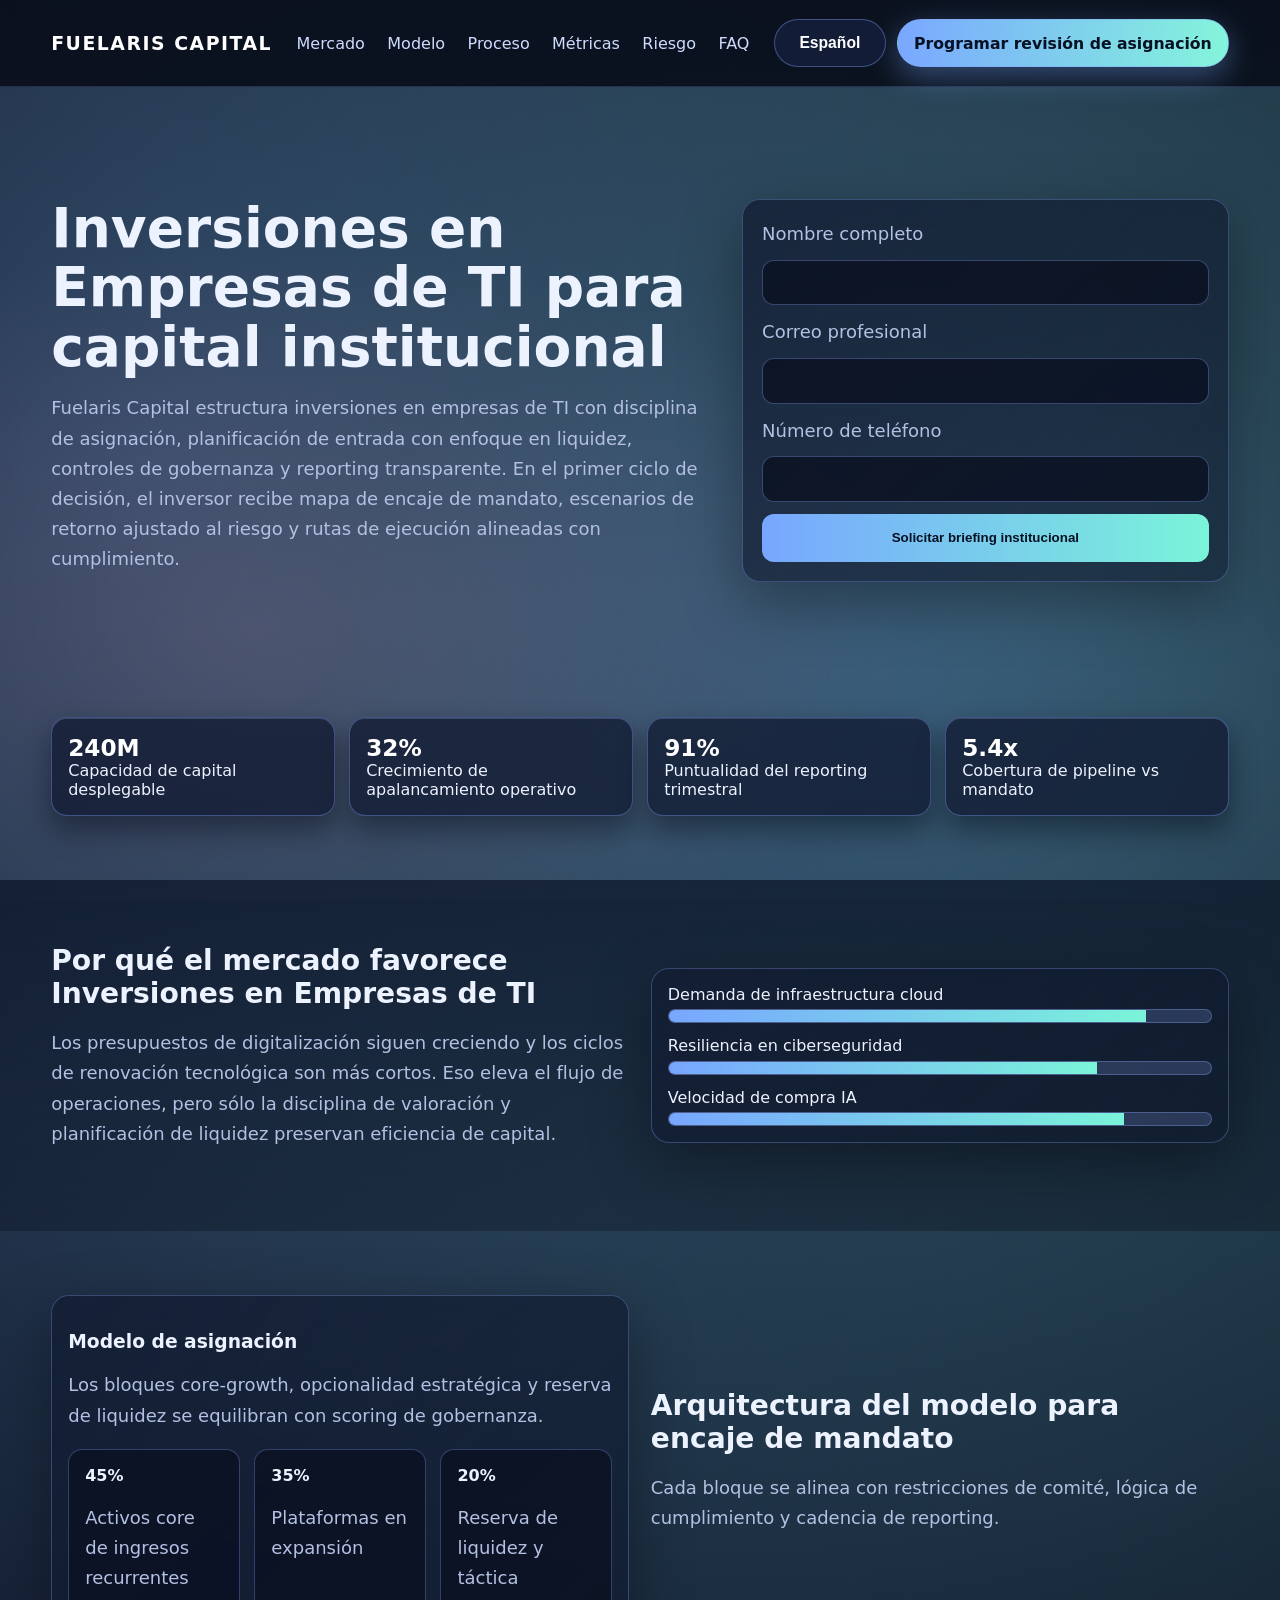
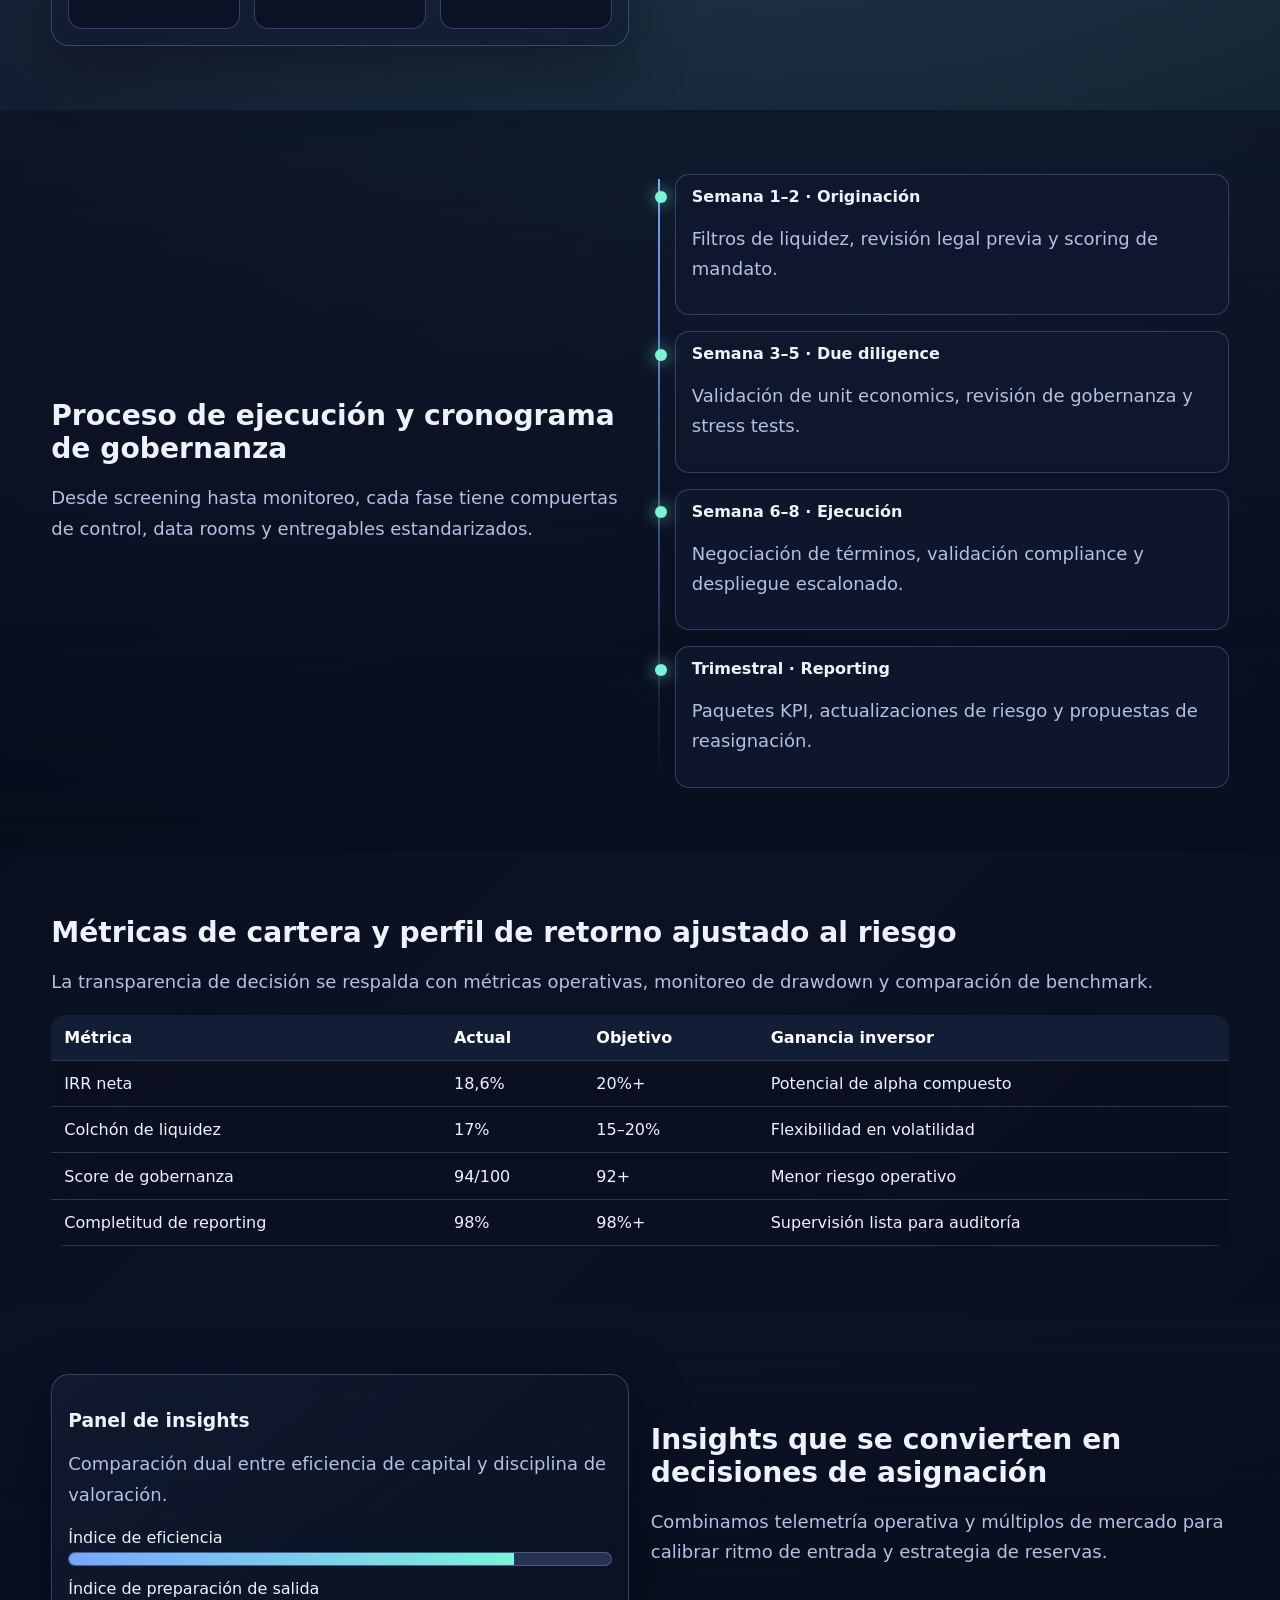
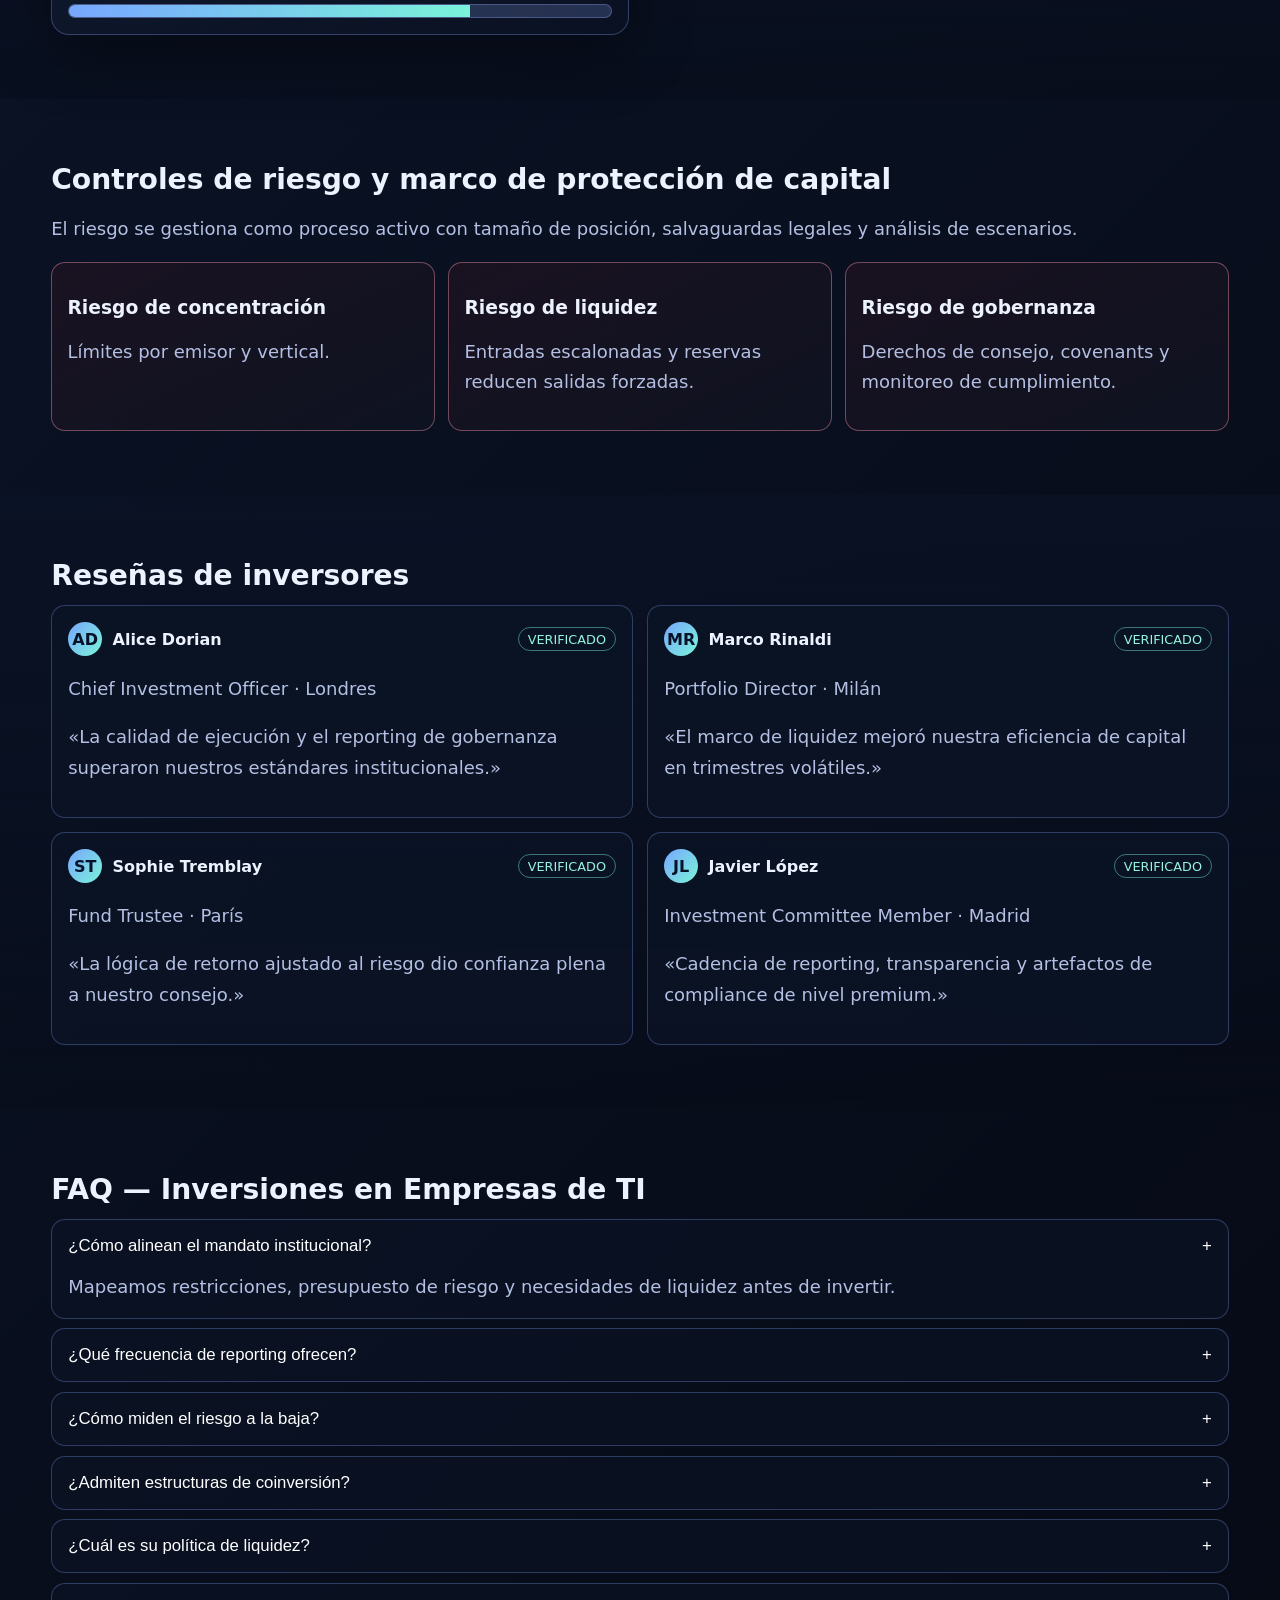
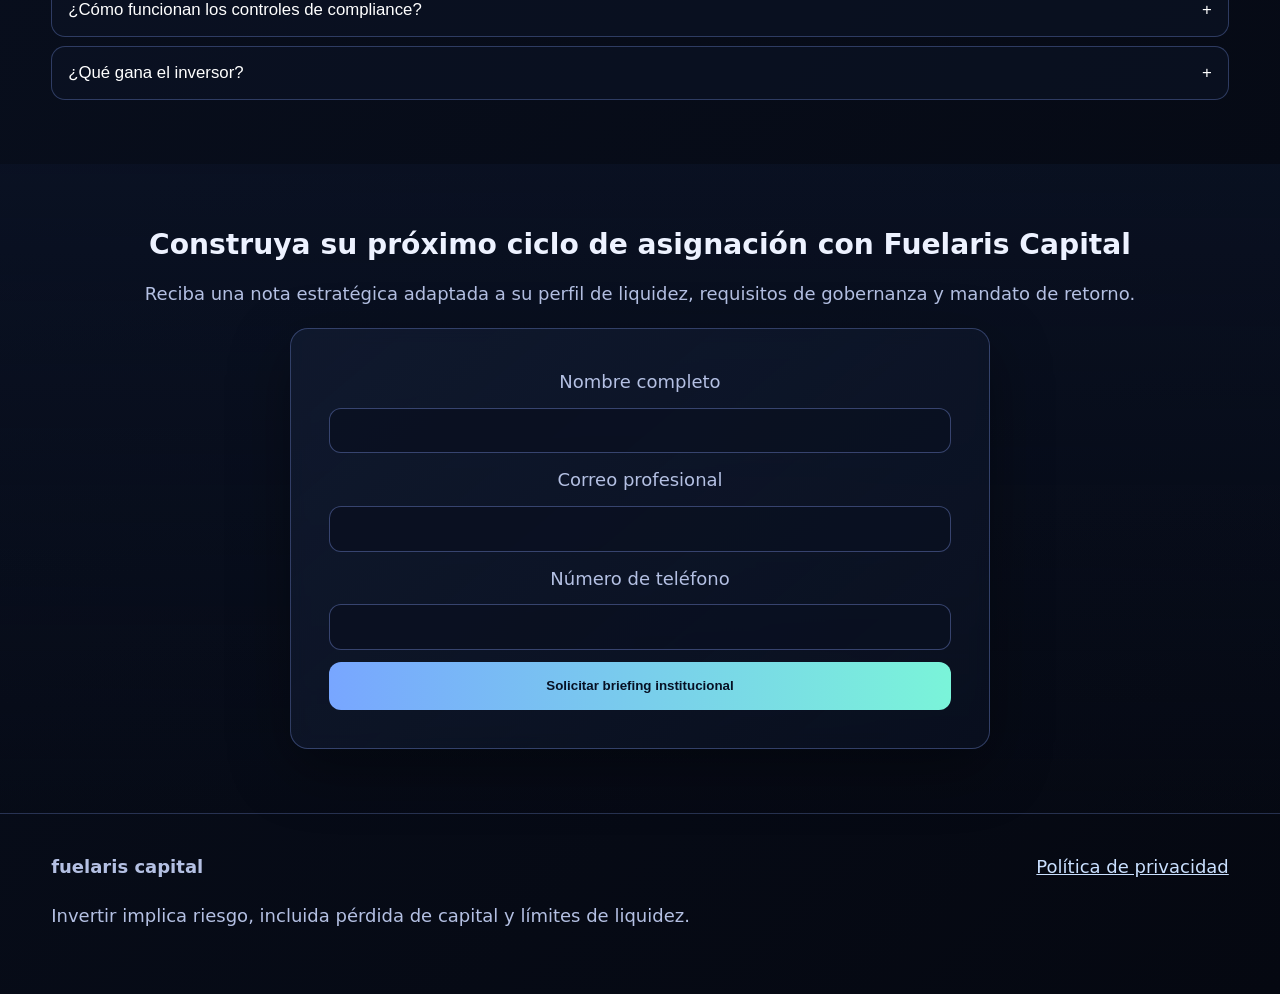
<file: es/index.html>
<!doctype html><html lang="es"><head><meta charset="utf-8"><meta name="viewport" content="width=device-width, initial-scale=1"><title>Fuelaris Capital | Inversiones en Empresas de TI para carteras institucionales</title><meta name="description" content="Fuelaris Capital diseña inversiones institucionales en empresas de TI con gobernanza, planificación de liquidez, reporting de cumplimiento y ejecución disciplinada."><link rel="canonical" href="https://fuelariscapital.com/es/index.html"><link rel="alternate" hreflang="en" href="https://fuelariscapital.com/index.html"><link rel="alternate" hreflang="de" href="https://fuelariscapital.com/de/index.html"><link rel="alternate" hreflang="fr" href="https://fuelariscapital.com/fr/index.html"><link rel="alternate" hreflang="es" href="https://fuelariscapital.com/es/index.html"><link rel="alternate" hreflang="it" href="https://fuelariscapital.com/it/index.html"><link rel="alternate" hreflang="x-default" href="https://fuelariscapital.com/index.html"><meta property="og:title" content="Fuelaris Capital | Inversiones en Empresas de TI"><meta property="og:description" content="Estrategia institucional con foco en retorno ajustado al riesgo."><meta property="og:type" content="website"><meta property="og:url" content="https://fuelariscapital.com/es/index.html"><meta name="twitter:card" content="summary_large_image"><meta name="twitter:title" content="Fuelaris Capital | Inversiones en Empresas de TI"><meta name="twitter:description" content="Asignación, gobernanza, reporting y ejecución para inversiones TI."><link rel="stylesheet" href="../assets/style.css"><script defer src="../assets/app.js"></script></head><body><div class="bg-mesh"></div>
<header class="header"><div class="container nav-wrap"><a class="brand" href="../index.html">fuelaris capital</a><nav class="nav-links"><a href="#market">Mercado</a><a href="#model">Modelo</a><a href="#process">Proceso</a><a href="#metrics">Métricas</a><a href="#risk">Riesgo</a><a href="#faq">FAQ</a></nav><div class="header-right"><div class="lang"><button class="lang-toggle" data-lang-toggle>Español</button><div class="lang-menu"><a href="../index.html">English</a><a href="../de/index.html">Deutsch</a><a href="../fr/index.html">Français</a><a href="../es/index.html">Español</a><a href="../it/index.html">Italiano</a></div></div><a href="#lead-final" class="cta-btn">Programar revisión de asignación</a><button class="burger" data-burger>☰</button></div></div></header><div class="drawer-overlay" data-drawer-overlay></div><aside class="drawer" data-drawer><div><div class="drawer-top"><strong>fuelaris capital</strong><button class="close-btn" data-drawer-close>✕</button></div><nav class="drawer-nav"><a href="#market">Mercado</a><a href="#model">Modelo</a><a href="#process">Proceso</a><a href="#metrics">Métricas</a><a href="#risk">Riesgo</a><a href="#faq">FAQ</a></nav><div class="lang" style="margin-top:1rem;"><button class="lang-toggle" data-lang-toggle>Español</button><div class="lang-menu"><a href="../index.html">English</a><a href="../de/index.html">Deutsch</a><a href="../fr/index.html">Français</a><a href="../es/index.html">Español</a><a href="../it/index.html">Italiano</a></div></div></div><a href="#lead-final" class="cta-btn" style="margin-top:1rem;">Programar revisión de asignación</a></aside>
<main><section class="hero"><div class="container hero-grid"><div class="reveal"><h1>Inversiones en Empresas de TI para capital institucional</h1><p>Fuelaris Capital estructura inversiones en empresas de TI con disciplina de asignación, planificación de entrada con enfoque en liquidez, controles de gobernanza y reporting transparente. En el primer ciclo de decisión, el inversor recibe mapa de encaje de mandato, escenarios de retorno ajustado al riesgo y rutas de ejecución alineadas con cumplimiento.</p></div><div class="glass-panel reveal"><form class="hero-form"><div class="form-stack"><label for="sn1">Nombre completo</label><input id="sn1" required></div><div class="form-stack"><label for="se1">Correo profesional</label><input id="se1" type="email" required></div><div class="form-stack"><label for="sp1">Número de teléfono</label><input id="sp1" type="tel" required></div><button class="submit">Solicitar briefing institucional</button></form></div></div></section>
<section class="section"><div class="container kpi-strip reveal"><article class="kpi"><strong class="counter" data-counter="240" data-suffix="M">0M</strong>Capacidad de capital desplegable</article><article class="kpi"><strong class="counter" data-counter="32" data-suffix="%">0%</strong>Crecimiento de apalancamiento operativo</article><article class="kpi"><strong class="counter" data-counter="91" data-suffix="%">0%</strong>Puntualidad del reporting trimestral</article><article class="kpi"><strong class="counter" data-counter="5" data-suffix=".4x">0.0x</strong>Cobertura de pipeline vs mandato</article></div></section>
<section id="market" class="section section-alt"><div class="container grid-2"><div class="reveal"><h2>Por qué el mercado favorece Inversiones en Empresas de TI</h2><p>Los presupuestos de digitalización siguen creciendo y los ciclos de renovación tecnológica son más cortos. Eso eleva el flujo de operaciones, pero sólo la disciplina de valoración y planificación de liquidez preservan eficiencia de capital.</p></div><div class="glass-panel reveal" style="padding:1rem;"><div class="bar-chart"><div class="bar-row"><span>Demanda de infraestructura cloud</span><div class="bar-track"><div class="bar-fill" data-width="88%"></div></div></div><div class="bar-row"><span>Resiliencia en ciberseguridad</span><div class="bar-track"><div class="bar-fill" data-width="79%"></div></div></div><div class="bar-row"><span>Velocidad de compra IA</span><div class="bar-track"><div class="bar-fill" data-width="84%"></div></div></div></div></div></div></section>
<section id="model" class="section"><div class="container grid-2"><div class="glass-panel reveal" style="padding:1rem;"><h3>Modelo de asignación</h3><p>Los bloques core-growth, opcionalidad estratégica y reserva de liquidez se equilibran con scoring de gobernanza.</p><div class="metric-cards"><div class="metric-card"><strong>45%</strong><p>Activos core de ingresos recurrentes</p></div><div class="metric-card"><strong>35%</strong><p>Plataformas en expansión</p></div><div class="metric-card"><strong>20%</strong><p>Reserva de liquidez y táctica</p></div></div></div><div class="reveal"><h2>Arquitectura del modelo para encaje de mandato</h2><p>Cada bloque se alinea con restricciones de comité, lógica de cumplimiento y cadencia de reporting.</p></div></div></section>
<section id="process" class="section section-alt"><div class="container grid-2"><div class="reveal"><h2>Proceso de ejecución y cronograma de gobernanza</h2><p>Desde screening hasta monitoreo, cada fase tiene compuertas de control, data rooms y entregables estandarizados.</p></div><div class="timeline reveal"><div class="step"><strong>Semana 1–2 · Originación</strong><p>Filtros de liquidez, revisión legal previa y scoring de mandato.</p></div><div class="step"><strong>Semana 3–5 · Due diligence</strong><p>Validación de unit economics, revisión de gobernanza y stress tests.</p></div><div class="step"><strong>Semana 6–8 · Ejecución</strong><p>Negociación de términos, validación compliance y despliegue escalonado.</p></div><div class="step"><strong>Trimestral · Reporting</strong><p>Paquetes KPI, actualizaciones de riesgo y propuestas de reasignación.</p></div></div></div></section>
<section id="metrics" class="section"><div class="container"><div class="reveal"><h2>Métricas de cartera y perfil de retorno ajustado al riesgo</h2><p>La transparencia de decisión se respalda con métricas operativas, monitoreo de drawdown y comparación de benchmark.</p></div><div class="table-wrap reveal"><table><thead><tr><th>Métrica</th><th>Actual</th><th>Objetivo</th><th>Ganancia inversor</th></tr></thead><tbody><tr><td>IRR neta</td><td>18,6%</td><td>20%+</td><td>Potencial de alpha compuesto</td></tr><tr><td>Colchón de liquidez</td><td>17%</td><td>15–20%</td><td>Flexibilidad en volatilidad</td></tr><tr><td>Score de gobernanza</td><td>94/100</td><td>92+</td><td>Menor riesgo operativo</td></tr><tr><td>Completitud de reporting</td><td>98%</td><td>98%+</td><td>Supervisión lista para auditoría</td></tr></tbody></table></div></div></section>
<section class="section section-alt"><div class="container grid-2"><div class="glass-panel reveal" style="padding:1rem;"><h3>Panel de insights</h3><p>Comparación dual entre eficiencia de capital y disciplina de valoración.</p><div class="bar-chart"><div class="bar-row"><span>Índice de eficiencia</span><div class="bar-track"><div class="bar-fill" data-width="82%"></div></div></div><div class="bar-row"><span>Índice de preparación de salida</span><div class="bar-track"><div class="bar-fill" data-width="74%"></div></div></div></div></div><div class="reveal"><h2>Insights que se convierten en decisiones de asignación</h2><p>Combinamos telemetría operativa y múltiplos de mercado para calibrar ritmo de entrada y estrategia de reservas.</p></div></div></section>
<section id="risk" class="section"><div class="container"><div class="reveal"><h2>Controles de riesgo y marco de protección de capital</h2><p>El riesgo se gestiona como proceso activo con tamaño de posición, salvaguardas legales y análisis de escenarios.</p></div><div class="risk-grid reveal"><article class="risk-card"><h3>Riesgo de concentración</h3><p>Límites por emisor y vertical.</p></article><article class="risk-card"><h3>Riesgo de liquidez</h3><p>Entradas escalonadas y reservas reducen salidas forzadas.</p></article><article class="risk-card"><h3>Riesgo de gobernanza</h3><p>Derechos de consejo, covenants y monitoreo de cumplimiento.</p></article></div></div></section>
<section class="section section-alt"><div class="container"><div class="reveal"><h2>Reseñas de inversores</h2></div><div class="reviews reveal"><article class="review"><div class="review-head"><span class="avatar">AD</span><strong>Alice Dorian</strong><span class="verified">VERIFICADO</span></div><p>Chief Investment Officer · Londres</p><p>«La calidad de ejecución y el reporting de gobernanza superaron nuestros estándares institucionales.»</p></article><article class="review"><div class="review-head"><span class="avatar">MR</span><strong>Marco Rinaldi</strong><span class="verified">VERIFICADO</span></div><p>Portfolio Director · Milán</p><p>«El marco de liquidez mejoró nuestra eficiencia de capital en trimestres volátiles.»</p></article><article class="review"><div class="review-head"><span class="avatar">ST</span><strong>Sophie Tremblay</strong><span class="verified">VERIFICADO</span></div><p>Fund Trustee · París</p><p>«La lógica de retorno ajustado al riesgo dio confianza plena a nuestro consejo.»</p></article><article class="review"><div class="review-head"><span class="avatar">JL</span><strong>Javier López</strong><span class="verified">VERIFICADO</span></div><p>Investment Committee Member · Madrid</p><p>«Cadencia de reporting, transparencia y artefactos de compliance de nivel premium.»</p></article></div></div></section>
<section id="faq" class="section"><div class="container"><div class="reveal"><h2>FAQ — Inversiones en Empresas de TI</h2></div><div class="faq-list reveal"><article class="faq-item open"><button class="faq-q">¿Cómo alinean el mandato institucional?<span>+</span></button><div class="faq-answer">Mapeamos restricciones, presupuesto de riesgo y necesidades de liquidez antes de invertir.</div></article><article class="faq-item"><button class="faq-q">¿Qué frecuencia de reporting ofrecen?<span>+</span></button><div class="faq-answer">Paquete trimestral completo con snapshots KPI mensuales.</div></article><article class="faq-item"><button class="faq-q">¿Cómo miden el riesgo a la baja?<span>+</span></button><div class="faq-answer">Stress tests, límites de concentración y monitoreo de covenants.</div></article><article class="faq-item"><button class="faq-q">¿Admiten estructuras de coinversión?<span>+</span></button><div class="faq-answer">Sí, con paridad de gobernanza y arquitectura de comisiones transparente.</div></article><article class="faq-item"><button class="faq-q">¿Cuál es su política de liquidez?<span>+</span></button><div class="faq-answer">Reservas y despliegue escalonado para mantener opcionalidad.</div></article><article class="faq-item"><button class="faq-q">¿Cómo funcionan los controles de compliance?<span>+</span></button><div class="faq-answer">Revisión legal previa, screening por jurisdicción y controles continuos.</div></article><article class="faq-item"><button class="faq-q">¿Qué gana el inversor?<span>+</span></button><div class="faq-answer">Ruta disciplinada a retorno ajustado al riesgo con gobernanza sólida.</div></article></div></div></section>
<section id="lead-final" class="section section-alt final-cta"><div class="container"><div class="reveal"><h2>Construya su próximo ciclo de asignación con Fuelaris Capital</h2><p>Reciba una nota estratégica adaptada a su perfil de liquidez, requisitos de gobernanza y mandato de retorno.</p></div><div class="glass-panel final-panel reveal"><form class="final-form"><div class="form-stack"><label for="sn2">Nombre completo</label><input id="sn2" required></div><div class="form-stack"><label for="se2">Correo profesional</label><input id="se2" type="email" required></div><div class="form-stack"><label for="sp2">Número de teléfono</label><input id="sp2" type="tel" required></div><button class="submit">Solicitar briefing institucional</button></form></div></div></section></main>
<footer class="footer"><div class="container footer-row"><div><strong>fuelaris capital</strong><p>Invertir implica riesgo, incluida pérdida de capital y límites de liquidez.</p></div><a class="privacy-link" href="#privacy" data-open-privacy>Política de privacidad</a></div></footer>
<div class="modal-overlay" data-modal-overlay></div><section class="modal" data-modal><div class="modal-head"><h3>Política de privacidad</h3><button class="close-btn" data-close-privacy>✕</button></div><div class="modal-body"><h4>Introducción</h4><p>Fuelaris Capital procesa datos personales para comunicación de inversión institucional.</p><h4>Recopilación de datos</h4><p>Recogemos datos de contacto, registros de comunicación y metadatos técnicos.</p><h4>Base legal</h4><p>Consentimiento, interés legítimo y obligaciones legales cuando corresponda.</p><h4>Cookies</h4><p>Cookies esenciales y analíticas para seguridad, rendimiento y mejora del servicio.</p><h4>Retención</h4><p>Los datos se retienen sólo el tiempo necesario para servicio, cumplimiento y auditoría.</p><h4>Compartición con terceros</h4><p>Procesadores de confianza reciben datos limitados bajo controles contractuales.</p><h4>Seguridad</h4><p>Cifrado, controles de acceso y monitoreo protegen confidencialidad e integridad.</p><h4>Derechos del usuario</h4><p>Puede solicitar acceso, corrección, eliminación, portabilidad y limitación del tratamiento.</p><h4>Transferencias internacionales</h4><p>Las transferencias transfronterizas usan mecanismos de salvaguarda reconocidos.</p><h4>Divulgación de riesgo del sector</h4><p>La comunicación de inversión no garantiza retornos; persisten riesgos de mercado y tecnología.</p><h4>Contacto</h4><p>Consultas: privacy@fuelariscapital.com.</p></div><div class="modal-foot"><button class="cta-btn" data-close-privacy>Cerrar</button></div></section>
<script type="application/ld+json">{"@context":"https://schema.org","@graph":[{"@type":"Organization","name":"Fuelaris Capital","url":"https://fuelariscapital.com"},{"@type":"WebSite","name":"Fuelaris Capital","url":"https://fuelariscapital.com/es/index.html"},{"@type":"FAQPage","mainEntity":[{"@type":"Question","name":"¿Cómo alinean el mandato institucional?","acceptedAnswer":{"@type":"Answer","text":"Mapeamos restricciones, presupuesto de riesgo y necesidades de liquidez antes de invertir."}}]},{"@type":"Review","author":{"@type":"Person","name":"Alice Dorian"},"reviewBody":"La calidad de ejecución y el reporting de gobernanza superaron nuestros estándares institucionales.","itemReviewed":{"@type":"Service","name":"Estrategia TI Fuelaris Capital"}}]}</script>
</body></html>
</file>
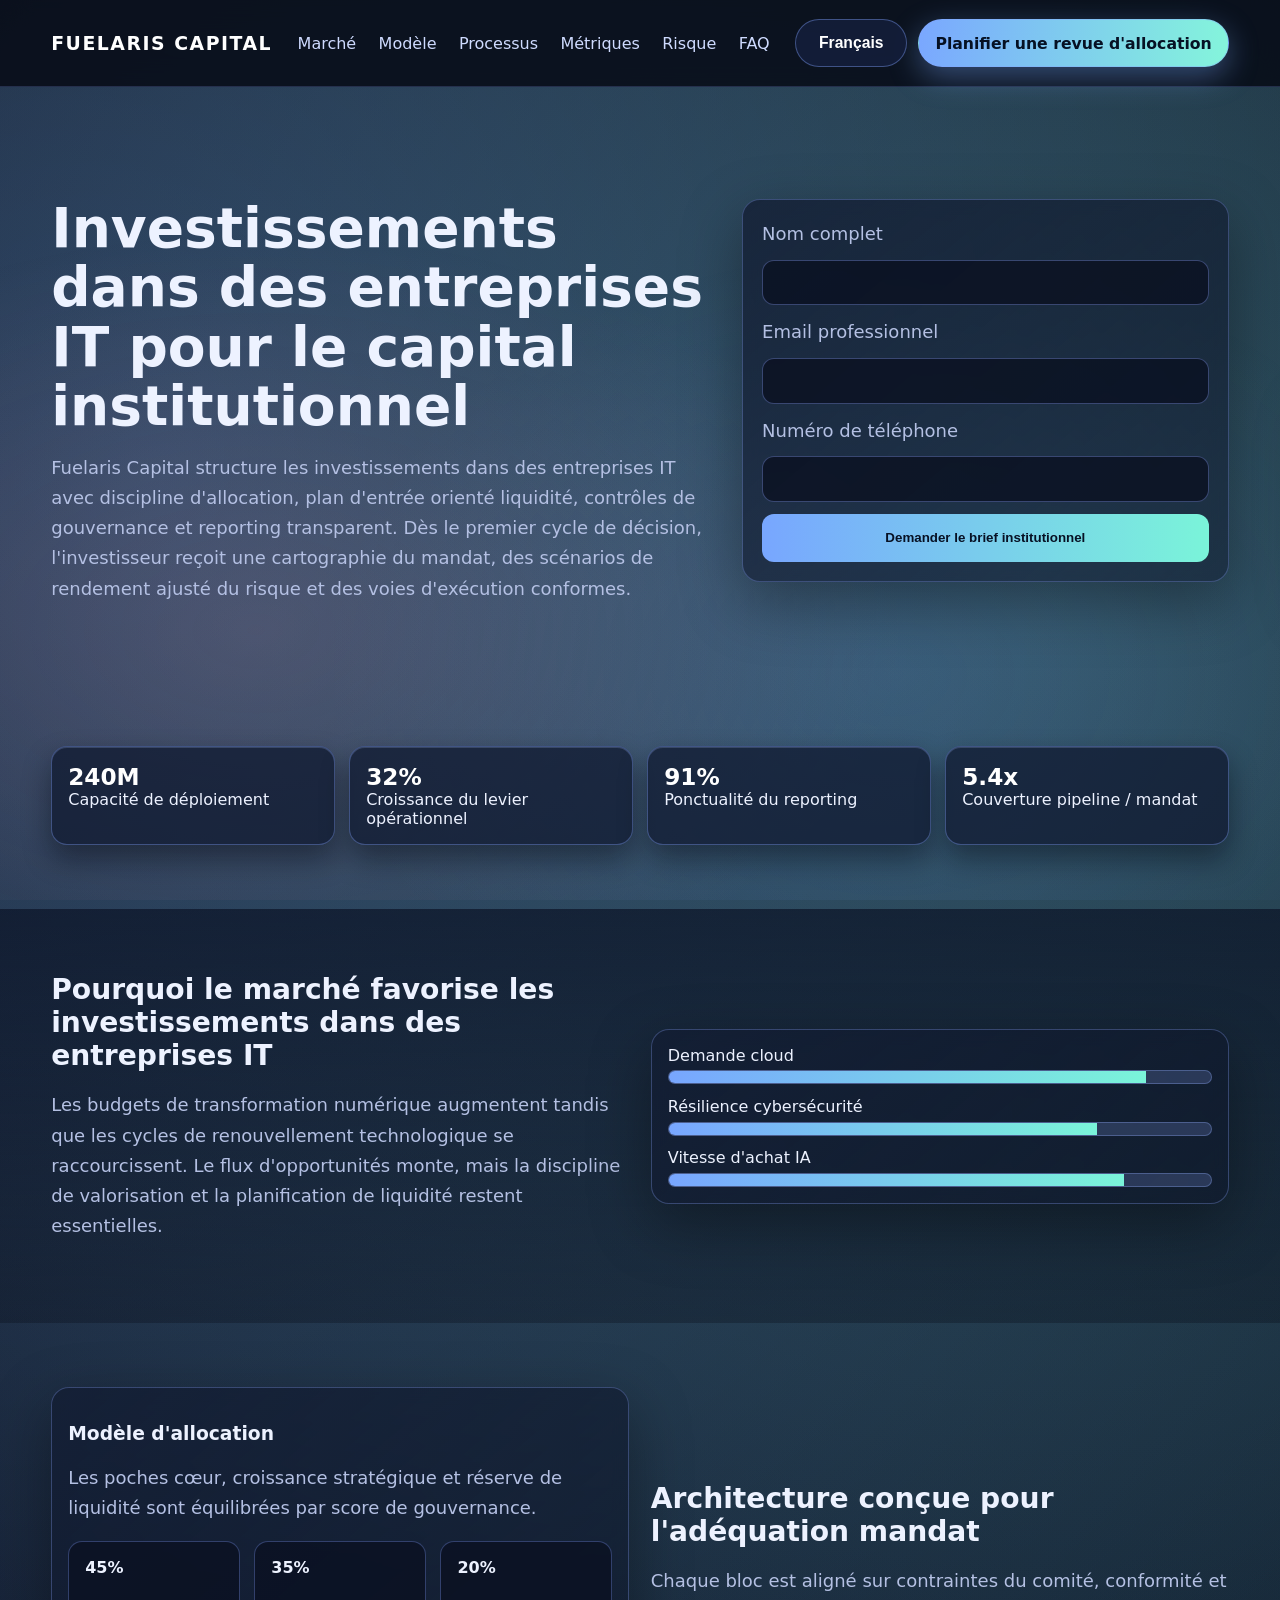
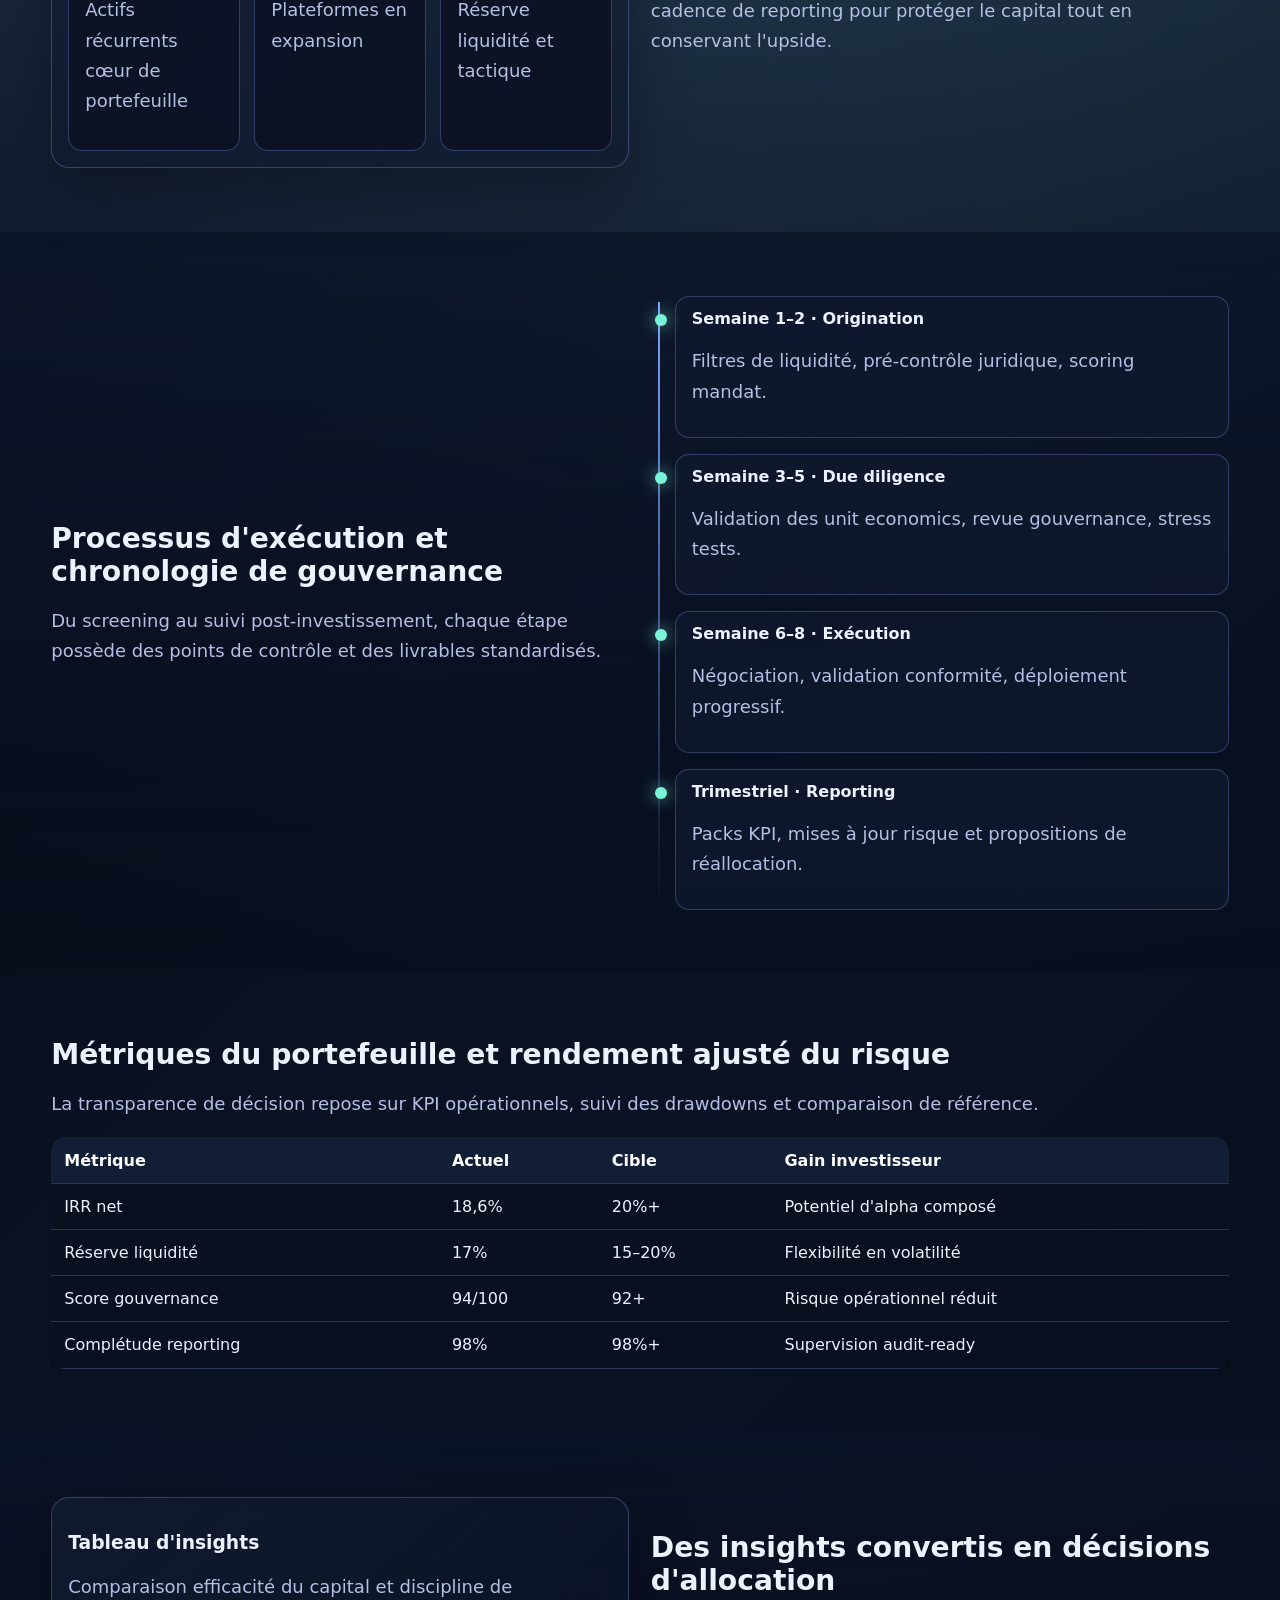
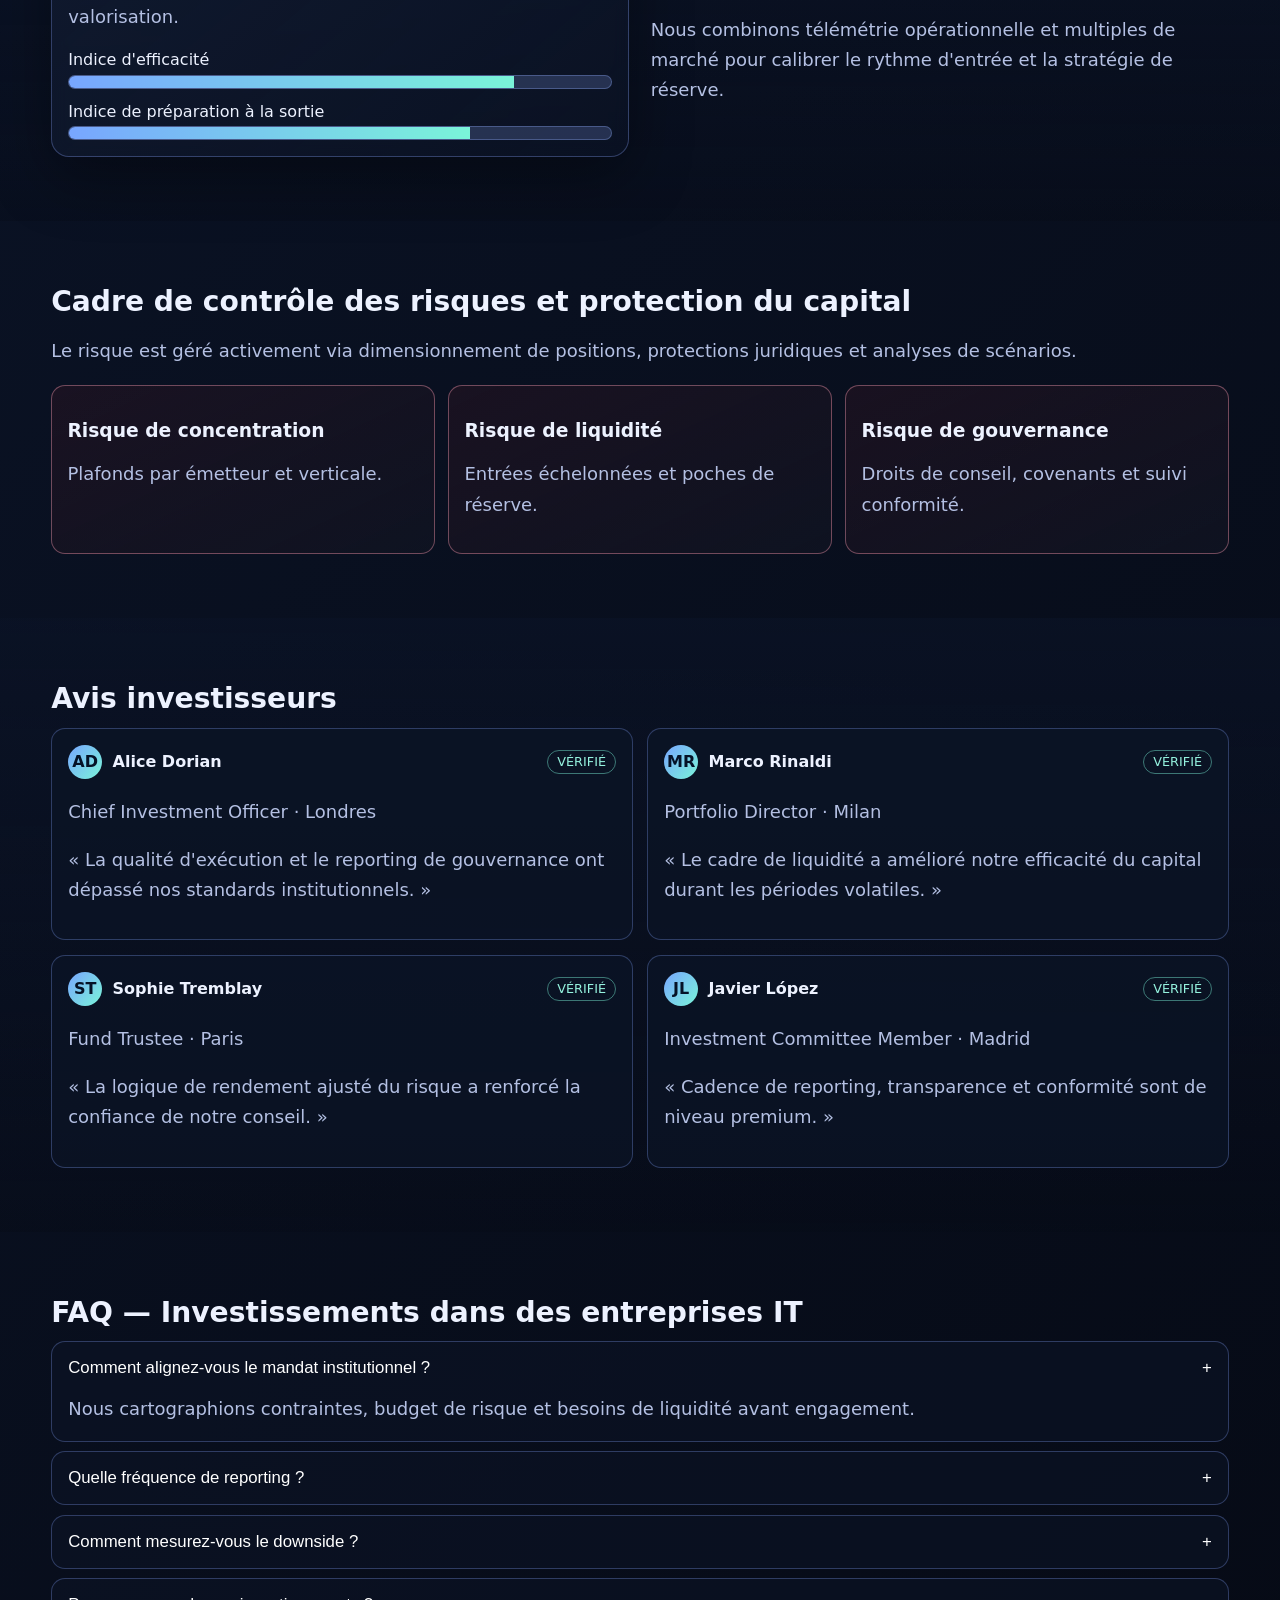
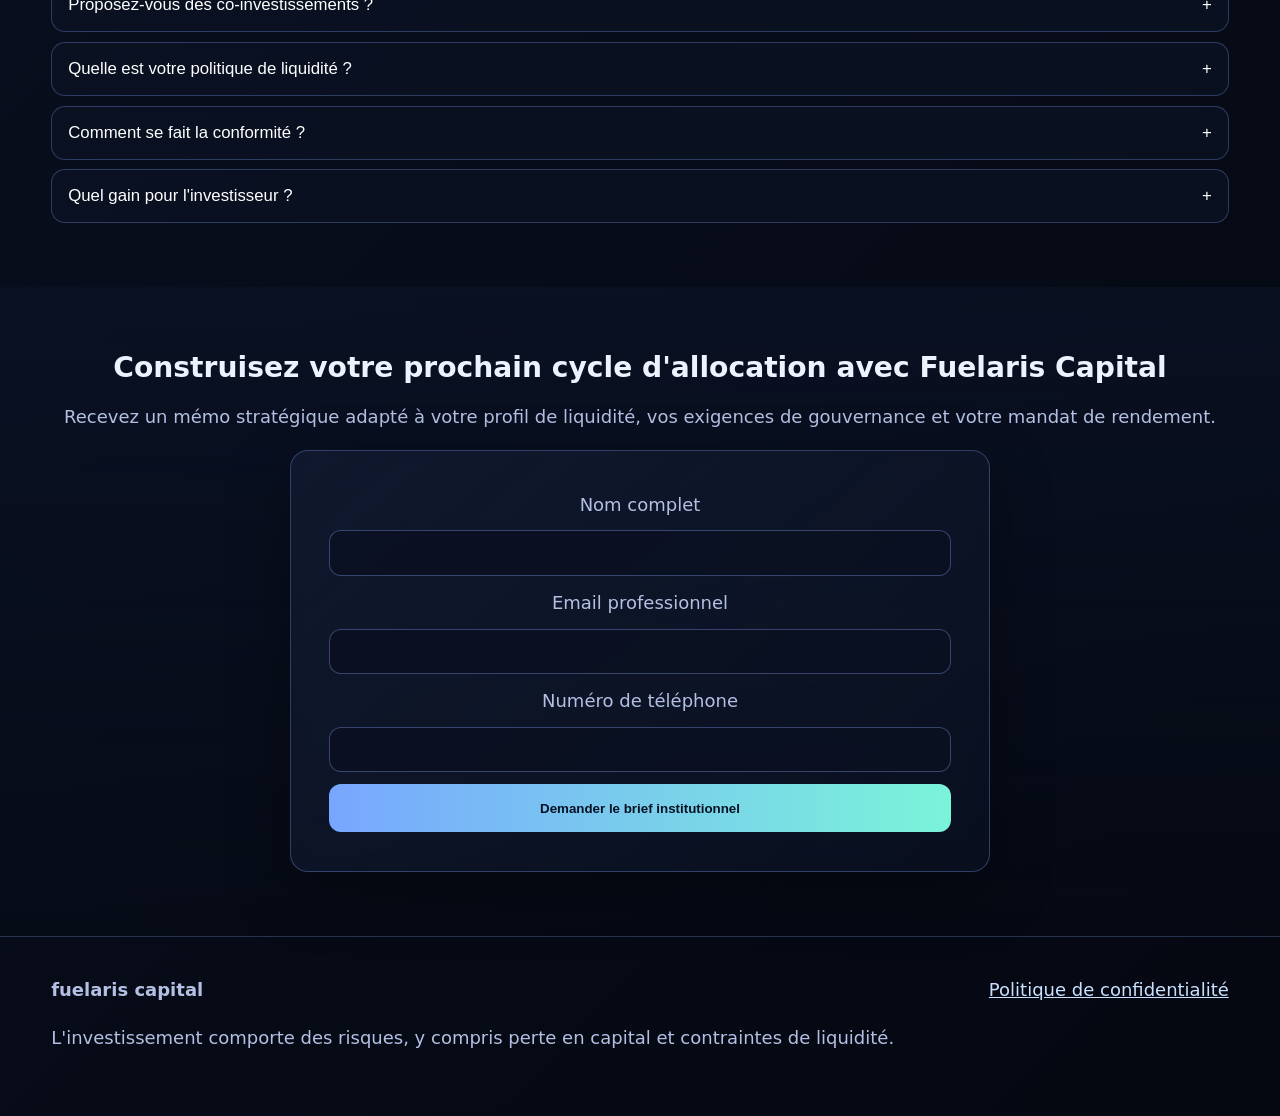
<file: fr/index.html>
<!doctype html><html lang="fr"><head><meta charset="utf-8"><meta name="viewport" content="width=device-width, initial-scale=1"><title>Fuelaris Capital | Investissements dans des entreprises IT pour portefeuilles institutionnels</title><meta name="description" content="Fuelaris Capital conçoit des investissements institutionnels dans des entreprises IT avec gouvernance, planification de liquidité, reporting de conformité et exécution disciplinée."><link rel="canonical" href="https://fuelariscapital.com/fr/index.html"><link rel="alternate" hreflang="en" href="https://fuelariscapital.com/index.html"><link rel="alternate" hreflang="de" href="https://fuelariscapital.com/de/index.html"><link rel="alternate" hreflang="fr" href="https://fuelariscapital.com/fr/index.html"><link rel="alternate" hreflang="es" href="https://fuelariscapital.com/es/index.html"><link rel="alternate" hreflang="it" href="https://fuelariscapital.com/it/index.html"><link rel="alternate" hreflang="x-default" href="https://fuelariscapital.com/index.html"><meta property="og:title" content="Fuelaris Capital | Investissements dans des entreprises IT"><meta property="og:description" content="Stratégie institutionnelle axée sur le rendement ajusté du risque."><meta property="og:type" content="website"><meta property="og:url" content="https://fuelariscapital.com/fr/index.html"><meta name="twitter:card" content="summary_large_image"><meta name="twitter:title" content="Fuelaris Capital | Investissements dans des entreprises IT"><meta name="twitter:description" content="Allocation, gouvernance, reporting et exécution pour investissements IT."><link rel="stylesheet" href="../assets/style.css"><script defer src="../assets/app.js"></script></head><body><div class="bg-mesh"></div>
<header class="header"><div class="container nav-wrap"><a class="brand" href="../index.html">fuelaris capital</a><nav class="nav-links"><a href="#market">Marché</a><a href="#model">Modèle</a><a href="#process">Processus</a><a href="#metrics">Métriques</a><a href="#risk">Risque</a><a href="#faq">FAQ</a></nav><div class="header-right"><div class="lang"><button class="lang-toggle" data-lang-toggle>Français</button><div class="lang-menu"><a href="../index.html">English</a><a href="../de/index.html">Deutsch</a><a href="../fr/index.html">Français</a><a href="../es/index.html">Español</a><a href="../it/index.html">Italiano</a></div></div><a href="#lead-final" class="cta-btn">Planifier une revue d'allocation</a><button class="burger" data-burger>☰</button></div></div></header><div class="drawer-overlay" data-drawer-overlay></div><aside class="drawer" data-drawer><div><div class="drawer-top"><strong>fuelaris capital</strong><button class="close-btn" data-drawer-close>✕</button></div><nav class="drawer-nav"><a href="#market">Marché</a><a href="#model">Modèle</a><a href="#process">Processus</a><a href="#metrics">Métriques</a><a href="#risk">Risque</a><a href="#faq">FAQ</a></nav><div class="lang" style="margin-top:1rem;"><button class="lang-toggle" data-lang-toggle>Français</button><div class="lang-menu"><a href="../index.html">English</a><a href="../de/index.html">Deutsch</a><a href="../fr/index.html">Français</a><a href="../es/index.html">Español</a><a href="../it/index.html">Italiano</a></div></div></div><a href="#lead-final" class="cta-btn" style="margin-top:1rem;">Planifier une revue d'allocation</a></aside>
<main><section class="hero"><div class="container hero-grid"><div class="reveal"><h1>Investissements dans des entreprises IT pour le capital institutionnel</h1><p>Fuelaris Capital structure les investissements dans des entreprises IT avec discipline d'allocation, plan d'entrée orienté liquidité, contrôles de gouvernance et reporting transparent. Dès le premier cycle de décision, l'investisseur reçoit une cartographie du mandat, des scénarios de rendement ajusté du risque et des voies d'exécution conformes.</p></div><div class="glass-panel reveal"><form class="hero-form"><div class="form-stack"><label for="fn1">Nom complet</label><input id="fn1" required></div><div class="form-stack"><label for="fe1">Email professionnel</label><input id="fe1" type="email" required></div><div class="form-stack"><label for="fp1">Numéro de téléphone</label><input id="fp1" type="tel" required></div><button class="submit">Demander le brief institutionnel</button></form></div></div></section>
<section class="section"><div class="container kpi-strip reveal"><article class="kpi"><strong class="counter" data-counter="240" data-suffix="M">0M</strong>Capacité de déploiement</article><article class="kpi"><strong class="counter" data-counter="32" data-suffix="%">0%</strong>Croissance du levier opérationnel</article><article class="kpi"><strong class="counter" data-counter="91" data-suffix="%">0%</strong>Ponctualité du reporting</article><article class="kpi"><strong class="counter" data-counter="5" data-suffix=".4x">0.0x</strong>Couverture pipeline / mandat</article></div></section>
<section id="market" class="section section-alt"><div class="container grid-2"><div class="reveal"><h2>Pourquoi le marché favorise les investissements dans des entreprises IT</h2><p>Les budgets de transformation numérique augmentent tandis que les cycles de renouvellement technologique se raccourcissent. Le flux d'opportunités monte, mais la discipline de valorisation et la planification de liquidité restent essentielles.</p></div><div class="glass-panel reveal" style="padding:1rem;"><div class="bar-chart"><div class="bar-row"><span>Demande cloud</span><div class="bar-track"><div class="bar-fill" data-width="88%"></div></div></div><div class="bar-row"><span>Résilience cybersécurité</span><div class="bar-track"><div class="bar-fill" data-width="79%"></div></div></div><div class="bar-row"><span>Vitesse d'achat IA</span><div class="bar-track"><div class="bar-fill" data-width="84%"></div></div></div></div></div></div></section>
<section id="model" class="section"><div class="container grid-2"><div class="glass-panel reveal" style="padding:1rem;"><h3>Modèle d'allocation</h3><p>Les poches cœur, croissance stratégique et réserve de liquidité sont équilibrées par score de gouvernance.</p><div class="metric-cards"><div class="metric-card"><strong>45%</strong><p>Actifs récurrents cœur de portefeuille</p></div><div class="metric-card"><strong>35%</strong><p>Plateformes en expansion</p></div><div class="metric-card"><strong>20%</strong><p>Réserve liquidité et tactique</p></div></div></div><div class="reveal"><h2>Architecture conçue pour l'adéquation mandat</h2><p>Chaque bloc est aligné sur contraintes du comité, conformité et cadence de reporting pour protéger le capital tout en conservant l'upside.</p></div></div></section>
<section id="process" class="section section-alt"><div class="container grid-2"><div class="reveal"><h2>Processus d'exécution et chronologie de gouvernance</h2><p>Du screening au suivi post-investissement, chaque étape possède des points de contrôle et des livrables standardisés.</p></div><div class="timeline reveal"><div class="step"><strong>Semaine 1–2 · Origination</strong><p>Filtres de liquidité, pré-contrôle juridique, scoring mandat.</p></div><div class="step"><strong>Semaine 3–5 · Due diligence</strong><p>Validation des unit economics, revue gouvernance, stress tests.</p></div><div class="step"><strong>Semaine 6–8 · Exécution</strong><p>Négociation, validation conformité, déploiement progressif.</p></div><div class="step"><strong>Trimestriel · Reporting</strong><p>Packs KPI, mises à jour risque et propositions de réallocation.</p></div></div></div></section>
<section id="metrics" class="section"><div class="container"><div class="reveal"><h2>Métriques du portefeuille et rendement ajusté du risque</h2><p>La transparence de décision repose sur KPI opérationnels, suivi des drawdowns et comparaison de référence.</p></div><div class="table-wrap reveal"><table><thead><tr><th>Métrique</th><th>Actuel</th><th>Cible</th><th>Gain investisseur</th></tr></thead><tbody><tr><td>IRR net</td><td>18,6%</td><td>20%+</td><td>Potentiel d'alpha composé</td></tr><tr><td>Réserve liquidité</td><td>17%</td><td>15–20%</td><td>Flexibilité en volatilité</td></tr><tr><td>Score gouvernance</td><td>94/100</td><td>92+</td><td>Risque opérationnel réduit</td></tr><tr><td>Complétude reporting</td><td>98%</td><td>98%+</td><td>Supervision audit-ready</td></tr></tbody></table></div></div></section>
<section class="section section-alt"><div class="container grid-2"><div class="glass-panel reveal" style="padding:1rem;"><h3>Tableau d'insights</h3><p>Comparaison efficacité du capital et discipline de valorisation.</p><div class="bar-chart"><div class="bar-row"><span>Indice d'efficacité</span><div class="bar-track"><div class="bar-fill" data-width="82%"></div></div></div><div class="bar-row"><span>Indice de préparation à la sortie</span><div class="bar-track"><div class="bar-fill" data-width="74%"></div></div></div></div></div><div class="reveal"><h2>Des insights convertis en décisions d'allocation</h2><p>Nous combinons télémétrie opérationnelle et multiples de marché pour calibrer le rythme d'entrée et la stratégie de réserve.</p></div></div></section>
<section id="risk" class="section"><div class="container"><div class="reveal"><h2>Cadre de contrôle des risques et protection du capital</h2><p>Le risque est géré activement via dimensionnement de positions, protections juridiques et analyses de scénarios.</p></div><div class="risk-grid reveal"><article class="risk-card"><h3>Risque de concentration</h3><p>Plafonds par émetteur et verticale.</p></article><article class="risk-card"><h3>Risque de liquidité</h3><p>Entrées échelonnées et poches de réserve.</p></article><article class="risk-card"><h3>Risque de gouvernance</h3><p>Droits de conseil, covenants et suivi conformité.</p></article></div></div></section>
<section class="section section-alt"><div class="container"><div class="reveal"><h2>Avis investisseurs</h2></div><div class="reviews reveal"><article class="review"><div class="review-head"><span class="avatar">AD</span><strong>Alice Dorian</strong><span class="verified">VÉRIFIÉ</span></div><p>Chief Investment Officer · Londres</p><p>« La qualité d'exécution et le reporting de gouvernance ont dépassé nos standards institutionnels. »</p></article><article class="review"><div class="review-head"><span class="avatar">MR</span><strong>Marco Rinaldi</strong><span class="verified">VÉRIFIÉ</span></div><p>Portfolio Director · Milan</p><p>« Le cadre de liquidité a amélioré notre efficacité du capital durant les périodes volatiles. »</p></article><article class="review"><div class="review-head"><span class="avatar">ST</span><strong>Sophie Tremblay</strong><span class="verified">VÉRIFIÉ</span></div><p>Fund Trustee · Paris</p><p>« La logique de rendement ajusté du risque a renforcé la confiance de notre conseil. »</p></article><article class="review"><div class="review-head"><span class="avatar">JL</span><strong>Javier López</strong><span class="verified">VÉRIFIÉ</span></div><p>Investment Committee Member · Madrid</p><p>« Cadence de reporting, transparence et conformité sont de niveau premium. »</p></article></div></div></section>
<section id="faq" class="section"><div class="container"><div class="reveal"><h2>FAQ — Investissements dans des entreprises IT</h2></div><div class="faq-list reveal"><article class="faq-item open"><button class="faq-q">Comment alignez-vous le mandat institutionnel ?<span>+</span></button><div class="faq-answer">Nous cartographions contraintes, budget de risque et besoins de liquidité avant engagement.</div></article><article class="faq-item"><button class="faq-q">Quelle fréquence de reporting ?<span>+</span></button><div class="faq-answer">Pack trimestriel complet avec snapshots KPI mensuels.</div></article><article class="faq-item"><button class="faq-q">Comment mesurez-vous le downside ?<span>+</span></button><div class="faq-answer">Stress tests, limites de concentration et suivi des covenants.</div></article><article class="faq-item"><button class="faq-q">Proposez-vous des co-investissements ?<span>+</span></button><div class="faq-answer">Oui, avec parité de gouvernance et architecture de frais transparente.</div></article><article class="faq-item"><button class="faq-q">Quelle est votre politique de liquidité ?<span>+</span></button><div class="faq-answer">Poches de réserve et déploiement progressif pour préserver l'optionalité.</div></article><article class="faq-item"><button class="faq-q">Comment se fait la conformité ?<span>+</span></button><div class="faq-answer">Revue pré-trade, contrôle juridictionnel et surveillance continue.</div></article><article class="faq-item"><button class="faq-q">Quel gain pour l'investisseur ?<span>+</span></button><div class="faq-answer">Un chemin discipliné vers le rendement ajusté du risque avec gouvernance robuste.</div></article></div></div></section>
<section id="lead-final" class="section section-alt final-cta"><div class="container"><div class="reveal"><h2>Construisez votre prochain cycle d'allocation avec Fuelaris Capital</h2><p>Recevez un mémo stratégique adapté à votre profil de liquidité, vos exigences de gouvernance et votre mandat de rendement.</p></div><div class="glass-panel final-panel reveal"><form class="final-form"><div class="form-stack"><label for="fn2">Nom complet</label><input id="fn2" required></div><div class="form-stack"><label for="fe2">Email professionnel</label><input id="fe2" type="email" required></div><div class="form-stack"><label for="fp2">Numéro de téléphone</label><input id="fp2" type="tel" required></div><button class="submit">Demander le brief institutionnel</button></form></div></div></section></main>
<footer class="footer"><div class="container footer-row"><div><strong>fuelaris capital</strong><p>L'investissement comporte des risques, y compris perte en capital et contraintes de liquidité.</p></div><a class="privacy-link" href="#privacy" data-open-privacy>Politique de confidentialité</a></div></footer>
<div class="modal-overlay" data-modal-overlay></div><section class="modal" data-modal><div class="modal-head"><h3>Politique de confidentialité</h3><button class="close-btn" data-close-privacy>✕</button></div><div class="modal-body"><h4>Introduction</h4><p>Fuelaris Capital traite des données personnelles pour la communication d'investissement institutionnel.</p><h4>Collecte des données</h4><p>Nous collectons coordonnées, historique d'échange et métadonnées techniques d'usage.</p><h4>Base légale</h4><p>Consentement, intérêt légitime et obligations légales selon les cas.</p><h4>Cookies</h4><p>Cookies essentiels et analytiques pour sécurité, performance et amélioration continue.</p><h4>Conservation</h4><p>Données conservées uniquement pour service, conformité et exigences d'audit.</p><h4>Partage à des tiers</h4><p>Prestataires de confiance sous clauses de confidentialité et contrôles de sécurité.</p><h4>Sécurité</h4><p>Chiffrement, contrôles d'accès et surveillance protègent confidentialité et intégrité.</p><h4>Droits des utilisateurs</h4><p>Droit d'accès, rectification, effacement, portabilité et limitation du traitement.</p><h4>Transferts internationaux</h4><p>Transferts transfrontaliers encadrés par mécanismes de protection reconnus.</p><h4>Divulgation de risque sectoriel</h4><p>La communication d'investissement ne garantit aucun rendement; des risques persistent.</p><h4>Contact</h4><p>Demandes: privacy@fuelariscapital.com.</p></div><div class="modal-foot"><button class="cta-btn" data-close-privacy>Fermer</button></div></section>
<script type="application/ld+json">{"@context":"https://schema.org","@graph":[{"@type":"Organization","name":"Fuelaris Capital","url":"https://fuelariscapital.com"},{"@type":"WebSite","name":"Fuelaris Capital","url":"https://fuelariscapital.com/fr/index.html"},{"@type":"FAQPage","mainEntity":[{"@type":"Question","name":"Comment alignez-vous le mandat institutionnel ?","acceptedAnswer":{"@type":"Answer","text":"Nous cartographions contraintes, budget de risque et besoins de liquidité avant engagement."}}]},{"@type":"Review","author":{"@type":"Person","name":"Alice Dorian"},"reviewBody":"La qualité d'exécution et le reporting de gouvernance ont dépassé nos standards institutionnels.","itemReviewed":{"@type":"Service","name":"Stratégie IT Fuelaris Capital"}}]}</script>
</body></html>
</file>
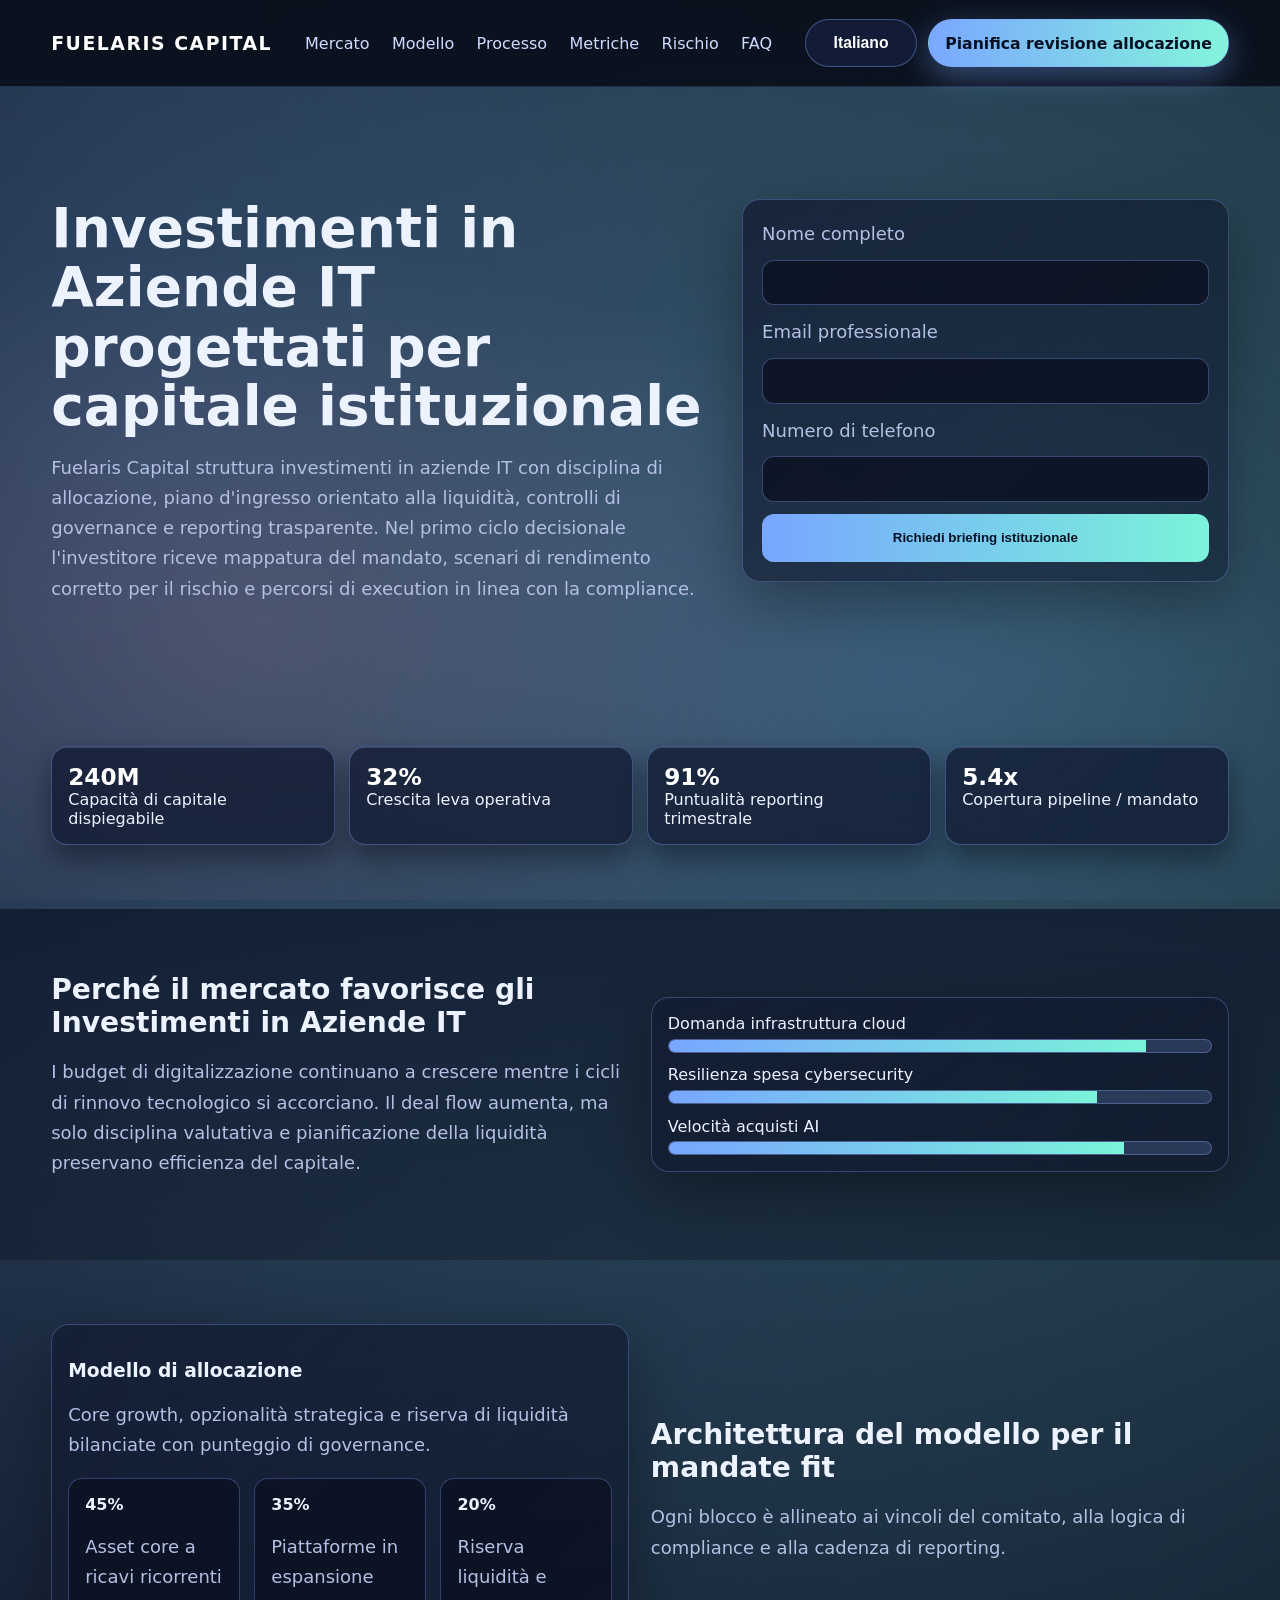
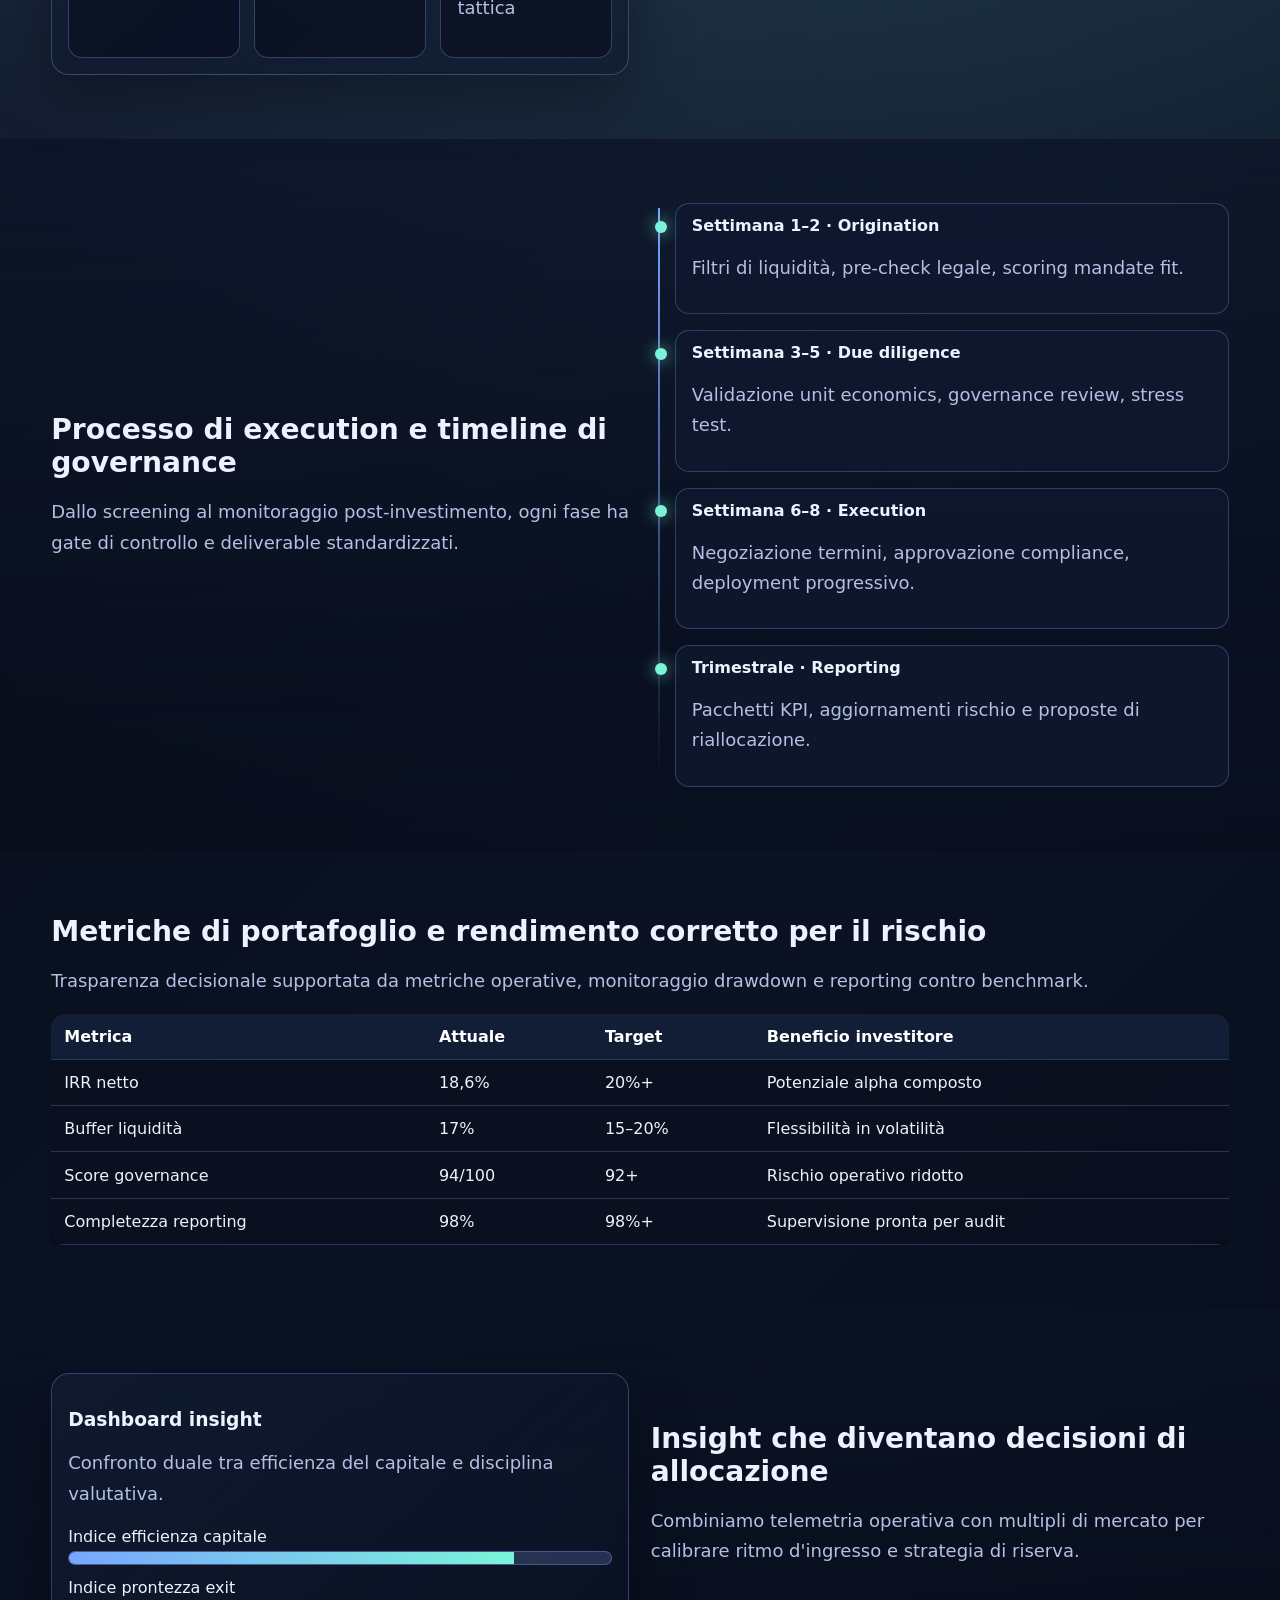
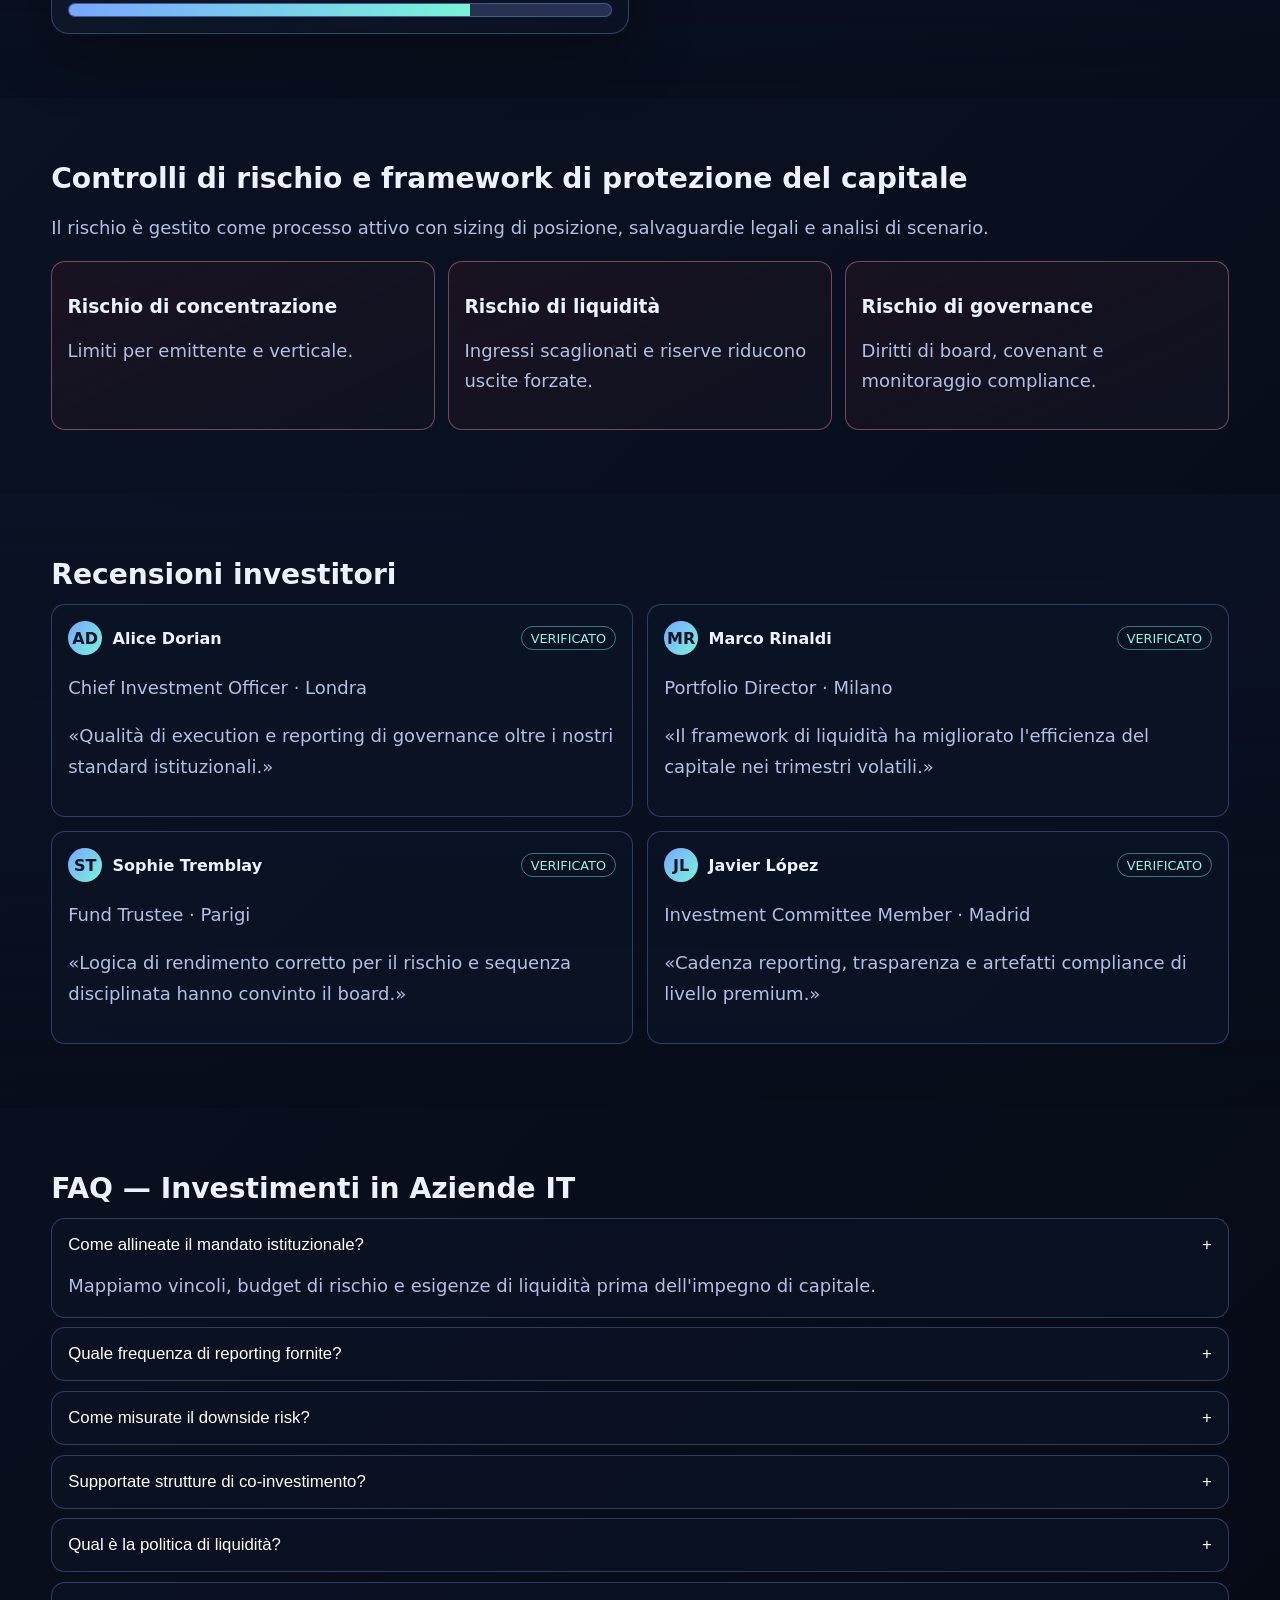
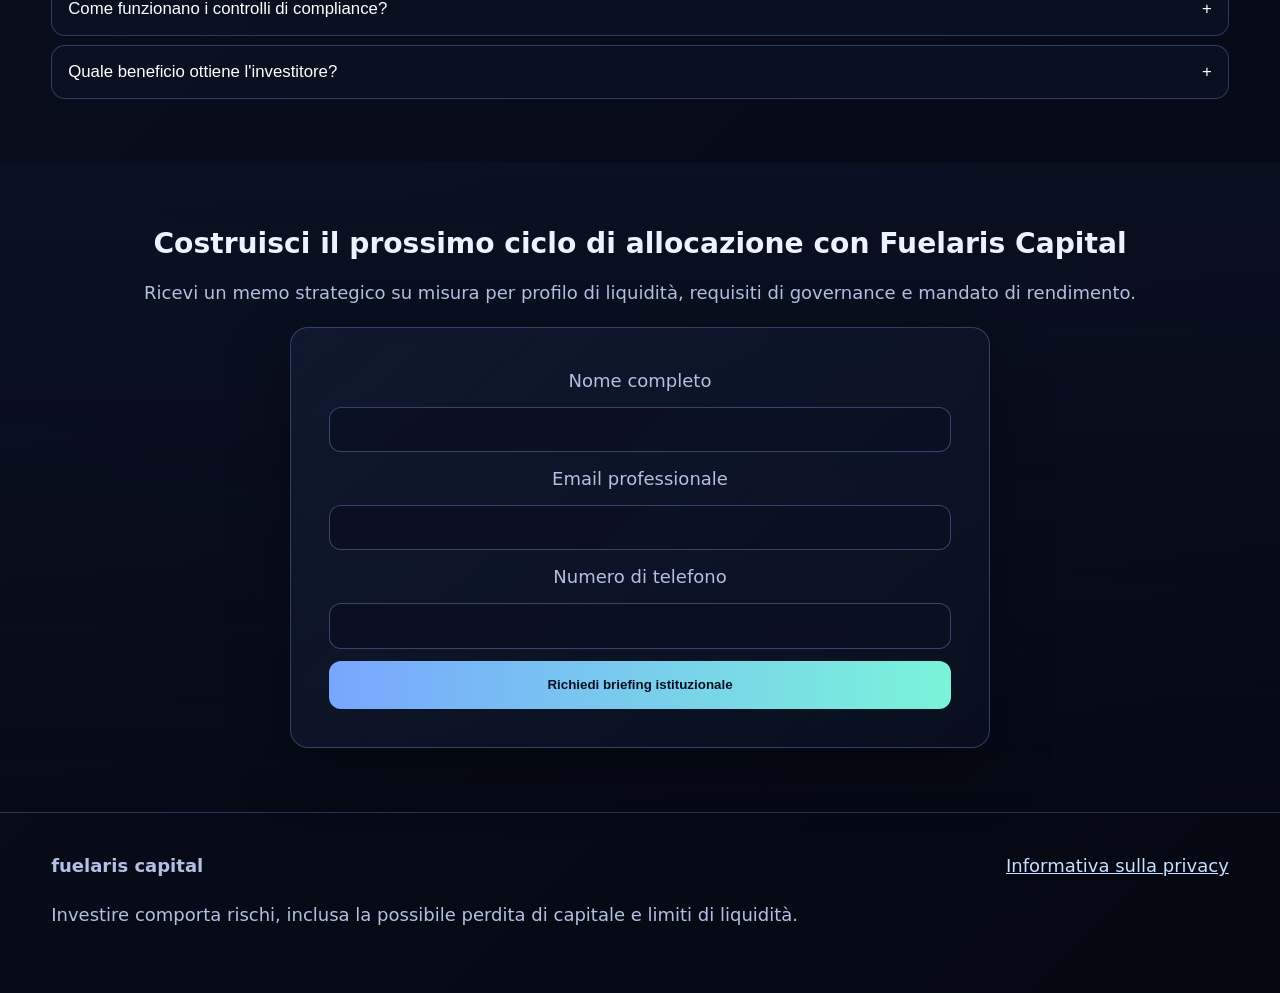
<file: it/index.html>
<!doctype html><html lang="it"><head><meta charset="utf-8"><meta name="viewport" content="width=device-width, initial-scale=1"><title>Fuelaris Capital | Investimenti in Aziende IT per portafogli istituzionali</title><meta name="description" content="Fuelaris Capital progetta investimenti istituzionali in aziende IT con governance, pianificazione della liquidità, reporting di compliance ed execution disciplinata."><link rel="canonical" href="https://fuelariscapital.com/it/index.html"><link rel="alternate" hreflang="en" href="https://fuelariscapital.com/index.html"><link rel="alternate" hreflang="de" href="https://fuelariscapital.com/de/index.html"><link rel="alternate" hreflang="fr" href="https://fuelariscapital.com/fr/index.html"><link rel="alternate" hreflang="es" href="https://fuelariscapital.com/es/index.html"><link rel="alternate" hreflang="it" href="https://fuelariscapital.com/it/index.html"><link rel="alternate" hreflang="x-default" href="https://fuelariscapital.com/index.html"><meta property="og:title" content="Fuelaris Capital | Investimenti in Aziende IT"><meta property="og:description" content="Strategia istituzionale con obiettivo di rendimento corretto per il rischio."><meta property="og:type" content="website"><meta property="og:url" content="https://fuelariscapital.com/it/index.html"><meta name="twitter:card" content="summary_large_image"><meta name="twitter:title" content="Fuelaris Capital | Investimenti in Aziende IT"><meta name="twitter:description" content="Allocazione, governance, reporting ed execution per investimenti IT."><link rel="stylesheet" href="../assets/style.css"><script defer src="../assets/app.js"></script></head><body><div class="bg-mesh"></div>
<header class="header"><div class="container nav-wrap"><a class="brand" href="../index.html">fuelaris capital</a><nav class="nav-links"><a href="#market">Mercato</a><a href="#model">Modello</a><a href="#process">Processo</a><a href="#metrics">Metriche</a><a href="#risk">Rischio</a><a href="#faq">FAQ</a></nav><div class="header-right"><div class="lang"><button class="lang-toggle" data-lang-toggle>Italiano</button><div class="lang-menu"><a href="../index.html">English</a><a href="../de/index.html">Deutsch</a><a href="../fr/index.html">Français</a><a href="../es/index.html">Español</a><a href="../it/index.html">Italiano</a></div></div><a href="#lead-final" class="cta-btn">Pianifica revisione allocazione</a><button class="burger" data-burger>☰</button></div></div></header><div class="drawer-overlay" data-drawer-overlay></div><aside class="drawer" data-drawer><div><div class="drawer-top"><strong>fuelaris capital</strong><button class="close-btn" data-drawer-close>✕</button></div><nav class="drawer-nav"><a href="#market">Mercato</a><a href="#model">Modello</a><a href="#process">Processo</a><a href="#metrics">Metriche</a><a href="#risk">Rischio</a><a href="#faq">FAQ</a></nav><div class="lang" style="margin-top:1rem;"><button class="lang-toggle" data-lang-toggle>Italiano</button><div class="lang-menu"><a href="../index.html">English</a><a href="../de/index.html">Deutsch</a><a href="../fr/index.html">Français</a><a href="../es/index.html">Español</a><a href="../it/index.html">Italiano</a></div></div></div><a href="#lead-final" class="cta-btn" style="margin-top:1rem;">Pianifica revisione allocazione</a></aside>
<main><section class="hero"><div class="container hero-grid"><div class="reveal"><h1>Investimenti in Aziende IT progettati per capitale istituzionale</h1><p>Fuelaris Capital struttura investimenti in aziende IT con disciplina di allocazione, piano d'ingresso orientato alla liquidità, controlli di governance e reporting trasparente. Nel primo ciclo decisionale l'investitore riceve mappatura del mandato, scenari di rendimento corretto per il rischio e percorsi di execution in linea con la compliance.</p></div><div class="glass-panel reveal"><form class="hero-form"><div class="form-stack"><label for="in1">Nome completo</label><input id="in1" required></div><div class="form-stack"><label for="ie1">Email professionale</label><input id="ie1" type="email" required></div><div class="form-stack"><label for="ip1">Numero di telefono</label><input id="ip1" type="tel" required></div><button class="submit">Richiedi briefing istituzionale</button></form></div></div></section>
<section class="section"><div class="container kpi-strip reveal"><article class="kpi"><strong class="counter" data-counter="240" data-suffix="M">0M</strong>Capacità di capitale dispiegabile</article><article class="kpi"><strong class="counter" data-counter="32" data-suffix="%">0%</strong>Crescita leva operativa</article><article class="kpi"><strong class="counter" data-counter="91" data-suffix="%">0%</strong>Puntualità reporting trimestrale</article><article class="kpi"><strong class="counter" data-counter="5" data-suffix=".4x">0.0x</strong>Copertura pipeline / mandato</article></div></section>
<section id="market" class="section section-alt"><div class="container grid-2"><div class="reveal"><h2>Perché il mercato favorisce gli Investimenti in Aziende IT</h2><p>I budget di digitalizzazione continuano a crescere mentre i cicli di rinnovo tecnologico si accorciano. Il deal flow aumenta, ma solo disciplina valutativa e pianificazione della liquidità preservano efficienza del capitale.</p></div><div class="glass-panel reveal" style="padding:1rem;"><div class="bar-chart"><div class="bar-row"><span>Domanda infrastruttura cloud</span><div class="bar-track"><div class="bar-fill" data-width="88%"></div></div></div><div class="bar-row"><span>Resilienza spesa cybersecurity</span><div class="bar-track"><div class="bar-fill" data-width="79%"></div></div></div><div class="bar-row"><span>Velocità acquisti AI</span><div class="bar-track"><div class="bar-fill" data-width="84%"></div></div></div></div></div></div></section>
<section id="model" class="section"><div class="container grid-2"><div class="glass-panel reveal" style="padding:1rem;"><h3>Modello di allocazione</h3><p>Core growth, opzionalità strategica e riserva di liquidità bilanciate con punteggio di governance.</p><div class="metric-cards"><div class="metric-card"><strong>45%</strong><p>Asset core a ricavi ricorrenti</p></div><div class="metric-card"><strong>35%</strong><p>Piattaforme in espansione</p></div><div class="metric-card"><strong>20%</strong><p>Riserva liquidità e tattica</p></div></div></div><div class="reveal"><h2>Architettura del modello per il mandate fit</h2><p>Ogni blocco è allineato ai vincoli del comitato, alla logica di compliance e alla cadenza di reporting.</p></div></div></section>
<section id="process" class="section section-alt"><div class="container grid-2"><div class="reveal"><h2>Processo di execution e timeline di governance</h2><p>Dallo screening al monitoraggio post-investimento, ogni fase ha gate di controllo e deliverable standardizzati.</p></div><div class="timeline reveal"><div class="step"><strong>Settimana 1–2 · Origination</strong><p>Filtri di liquidità, pre-check legale, scoring mandate fit.</p></div><div class="step"><strong>Settimana 3–5 · Due diligence</strong><p>Validazione unit economics, governance review, stress test.</p></div><div class="step"><strong>Settimana 6–8 · Execution</strong><p>Negoziazione termini, approvazione compliance, deployment progressivo.</p></div><div class="step"><strong>Trimestrale · Reporting</strong><p>Pacchetti KPI, aggiornamenti rischio e proposte di riallocazione.</p></div></div></div></section>
<section id="metrics" class="section"><div class="container"><div class="reveal"><h2>Metriche di portafoglio e rendimento corretto per il rischio</h2><p>Trasparenza decisionale supportata da metriche operative, monitoraggio drawdown e reporting contro benchmark.</p></div><div class="table-wrap reveal"><table><thead><tr><th>Metrica</th><th>Attuale</th><th>Target</th><th>Beneficio investitore</th></tr></thead><tbody><tr><td>IRR netto</td><td>18,6%</td><td>20%+</td><td>Potenziale alpha composto</td></tr><tr><td>Buffer liquidità</td><td>17%</td><td>15–20%</td><td>Flessibilità in volatilità</td></tr><tr><td>Score governance</td><td>94/100</td><td>92+</td><td>Rischio operativo ridotto</td></tr><tr><td>Completezza reporting</td><td>98%</td><td>98%+</td><td>Supervisione pronta per audit</td></tr></tbody></table></div></div></section>
<section class="section section-alt"><div class="container grid-2"><div class="glass-panel reveal" style="padding:1rem;"><h3>Dashboard insight</h3><p>Confronto duale tra efficienza del capitale e disciplina valutativa.</p><div class="bar-chart"><div class="bar-row"><span>Indice efficienza capitale</span><div class="bar-track"><div class="bar-fill" data-width="82%"></div></div></div><div class="bar-row"><span>Indice prontezza exit</span><div class="bar-track"><div class="bar-fill" data-width="74%"></div></div></div></div></div><div class="reveal"><h2>Insight che diventano decisioni di allocazione</h2><p>Combiniamo telemetria operativa con multipli di mercato per calibrare ritmo d'ingresso e strategia di riserva.</p></div></div></section>
<section id="risk" class="section"><div class="container"><div class="reveal"><h2>Controlli di rischio e framework di protezione del capitale</h2><p>Il rischio è gestito come processo attivo con sizing di posizione, salvaguardie legali e analisi di scenario.</p></div><div class="risk-grid reveal"><article class="risk-card"><h3>Rischio di concentrazione</h3><p>Limiti per emittente e verticale.</p></article><article class="risk-card"><h3>Rischio di liquidità</h3><p>Ingressi scaglionati e riserve riducono uscite forzate.</p></article><article class="risk-card"><h3>Rischio di governance</h3><p>Diritti di board, covenant e monitoraggio compliance.</p></article></div></div></section>
<section class="section section-alt"><div class="container"><div class="reveal"><h2>Recensioni investitori</h2></div><div class="reviews reveal"><article class="review"><div class="review-head"><span class="avatar">AD</span><strong>Alice Dorian</strong><span class="verified">VERIFICATO</span></div><p>Chief Investment Officer · Londra</p><p>«Qualità di execution e reporting di governance oltre i nostri standard istituzionali.»</p></article><article class="review"><div class="review-head"><span class="avatar">MR</span><strong>Marco Rinaldi</strong><span class="verified">VERIFICATO</span></div><p>Portfolio Director · Milano</p><p>«Il framework di liquidità ha migliorato l'efficienza del capitale nei trimestri volatili.»</p></article><article class="review"><div class="review-head"><span class="avatar">ST</span><strong>Sophie Tremblay</strong><span class="verified">VERIFICATO</span></div><p>Fund Trustee · Parigi</p><p>«Logica di rendimento corretto per il rischio e sequenza disciplinata hanno convinto il board.»</p></article><article class="review"><div class="review-head"><span class="avatar">JL</span><strong>Javier López</strong><span class="verified">VERIFICATO</span></div><p>Investment Committee Member · Madrid</p><p>«Cadenza reporting, trasparenza e artefatti compliance di livello premium.»</p></article></div></div></section>
<section id="faq" class="section"><div class="container"><div class="reveal"><h2>FAQ — Investimenti in Aziende IT</h2></div><div class="faq-list reveal"><article class="faq-item open"><button class="faq-q">Come allineate il mandato istituzionale?<span>+</span></button><div class="faq-answer">Mappiamo vincoli, budget di rischio e esigenze di liquidità prima dell'impegno di capitale.</div></article><article class="faq-item"><button class="faq-q">Quale frequenza di reporting fornite?<span>+</span></button><div class="faq-answer">Pacchetto trimestrale completo con snapshot KPI mensili.</div></article><article class="faq-item"><button class="faq-q">Come misurate il downside risk?<span>+</span></button><div class="faq-answer">Stress test, limiti di concentrazione e monitoraggio covenant.</div></article><article class="faq-item"><button class="faq-q">Supportate strutture di co-investimento?<span>+</span></button><div class="faq-answer">Sì, con parità di governance e schema commissionale trasparente.</div></article><article class="faq-item"><button class="faq-q">Qual è la politica di liquidità?<span>+</span></button><div class="faq-answer">Reserve bucket e deployment graduale preservano optionality.</div></article><article class="faq-item"><button class="faq-q">Come funzionano i controlli di compliance?<span>+</span></button><div class="faq-answer">Revisione legale pre-trade, screening giurisdizionale e controlli continui.</div></article><article class="faq-item"><button class="faq-q">Quale beneficio ottiene l'investitore?<span>+</span></button><div class="faq-answer">Percorso disciplinato verso rendimento corretto per il rischio con governance robusta.</div></article></div></div></section>
<section id="lead-final" class="section section-alt final-cta"><div class="container"><div class="reveal"><h2>Costruisci il prossimo ciclo di allocazione con Fuelaris Capital</h2><p>Ricevi un memo strategico su misura per profilo di liquidità, requisiti di governance e mandato di rendimento.</p></div><div class="glass-panel final-panel reveal"><form class="final-form"><div class="form-stack"><label for="in2">Nome completo</label><input id="in2" required></div><div class="form-stack"><label for="ie2">Email professionale</label><input id="ie2" type="email" required></div><div class="form-stack"><label for="ip2">Numero di telefono</label><input id="ip2" type="tel" required></div><button class="submit">Richiedi briefing istituzionale</button></form></div></div></section></main>
<footer class="footer"><div class="container footer-row"><div><strong>fuelaris capital</strong><p>Investire comporta rischi, inclusa la possibile perdita di capitale e limiti di liquidità.</p></div><a class="privacy-link" href="#privacy" data-open-privacy>Informativa sulla privacy</a></div></footer>
<div class="modal-overlay" data-modal-overlay></div><section class="modal" data-modal><div class="modal-head"><h3>Informativa sulla privacy</h3><button class="close-btn" data-close-privacy>✕</button></div><div class="modal-body"><h4>Introduzione</h4><p>Fuelaris Capital tratta dati personali per comunicazioni di investimento istituzionale.</p><h4>Raccolta dati</h4><p>Raccogliamo contatti, storico comunicazioni e metadati tecnici di utilizzo.</p><h4>Base giuridica</h4><p>Consenso, interesse legittimo e obblighi legali ove applicabile.</p><h4>Cookie</h4><p>Cookie essenziali e analitici supportano sicurezza, performance e miglioramento servizio.</p><h4>Conservazione</h4><p>I dati sono conservati solo per il tempo necessario a servizio, compliance e audit.</p><h4>Condivisione con terze parti</h4><p>Responsabili affidabili ricevono dati limitati con vincoli contrattuali di sicurezza.</p><h4>Sicurezza</h4><p>Crittografia, controlli accesso e monitoraggio proteggono riservatezza e integrità.</p><h4>Diritti utente</h4><p>Puoi richiedere accesso, rettifica, cancellazione, portabilità e limitazione.</p><h4>Trasferimenti internazionali</h4><p>I trasferimenti transfrontalieri usano meccanismi di salvaguardia riconosciuti.</p><h4>Divulgazione rischio di settore</h4><p>La comunicazione di investimento non garantisce rendimenti; persistono rischi di mercato e tecnologia.</p><h4>Contatto</h4><p>Richieste privacy: privacy@fuelariscapital.com.</p></div><div class="modal-foot"><button class="cta-btn" data-close-privacy>Chiudi</button></div></section>
<script type="application/ld+json">{"@context":"https://schema.org","@graph":[{"@type":"Organization","name":"Fuelaris Capital","url":"https://fuelariscapital.com"},{"@type":"WebSite","name":"Fuelaris Capital","url":"https://fuelariscapital.com/it/index.html"},{"@type":"FAQPage","mainEntity":[{"@type":"Question","name":"Come allineate il mandato istituzionale?","acceptedAnswer":{"@type":"Answer","text":"Mappiamo vincoli, budget di rischio e esigenze di liquidità prima dell'impegno di capitale."}}]},{"@type":"Review","author":{"@type":"Person","name":"Alice Dorian"},"reviewBody":"Qualità di execution e reporting di governance oltre i nostri standard istituzionali.","itemReviewed":{"@type":"Service","name":"Strategia IT Fuelaris Capital"}}]}</script>
</body></html>
</file>
<file: assets/style.css>
:root {
  --bg: #070b16;
  --bg-soft: #0c1428;
  --card: rgba(18, 26, 46, 0.7);
  --card-border: rgba(140, 167, 255, 0.3);
  --text: #edf2ff;
  --muted: #b4c0e3;
  --accent: #78a6ff;
  --accent-2: #7af4d9;
  --danger: #ff9fb3;
  --shadow: 0 20px 60px rgba(0, 0, 0, 0.35);
  --radius: 18px;
  --btn-height: 48px;
}

* { box-sizing: border-box; }
html { scroll-behavior: smooth; }
body {
  margin: 0;
  font-family: Inter, ui-sans-serif, system-ui, -apple-system, Segoe UI, Roboto, Arial, sans-serif;
  color: var(--text);
  background:
    radial-gradient(circle at 12% 8%, rgba(120, 166, 255, 0.3), transparent 34%),
    radial-gradient(circle at 82% 10%, rgba(122, 244, 217, 0.24), transparent 30%),
    linear-gradient(135deg, #05070f 0%, #0a1224 45%, #050811 100%);
}
body.no-scroll { overflow: hidden; }

.bg-mesh {
  position: fixed;
  inset: 0;
  pointer-events: none;
  background:
    radial-gradient(ellipse at 20% 70%, rgba(255, 159, 179, 0.14), transparent 45%),
    radial-gradient(ellipse at 70% 75%, rgba(120, 166, 255, 0.14), transparent 45%);
  z-index: -2;
}

.container { width: min(1180px, 92%); margin: 0 auto; }

p, li, label, .faq-answer, .modal-body, footer { font-size: 18px; line-height: 1.68; color: var(--muted); }

.header {
  position: sticky;
  top: 0;
  z-index: 60;
  backdrop-filter: blur(14px);
  background: rgba(6, 10, 21, 0.84);
  border-bottom: 1px solid rgba(130, 154, 240, 0.22);
}
.nav-wrap {
  display: flex;
  justify-content: space-between;
  align-items: center;
  min-height: 86px;
  gap: 1rem;
}
.brand { font-size: 1.18rem; letter-spacing: 0.08em; font-weight: 700; text-transform: uppercase; color: #fff; text-decoration: none; }
.nav-links { display: flex; gap: 1.4rem; align-items: center; }
.nav-links a { color: #cfdbff; text-decoration: none; font-weight: 500; }
.nav-links a:hover, .nav-links a:focus-visible { color: #fff; }
.header-right { display: flex; align-items: center; gap: .7rem; }

.lang { position: relative; }
.lang-toggle, .cta-btn {
  height: var(--btn-height);
  padding: 0 1rem;
  border-radius: 999px;
  border: 1px solid rgba(131, 162, 255, 0.4);
  display: inline-flex;
  align-items: center;
  justify-content: center;
  font-size: 0.98rem;
  font-weight: 600;
  text-decoration: none;
}
.lang-toggle {
  background: rgba(19, 30, 57, 0.95);
  color: #fff;
  min-width: 112px;
}
.lang-menu {
  position: absolute;
  top: 56px;
  right: 0;
  min-width: 190px;
  background: rgba(12, 20, 39, 0.98);
  border: 1px solid var(--card-border);
  border-radius: 14px;
  box-shadow: var(--shadow);
  padding: .45rem;
  display: none;
}
.lang.open .lang-menu { display: block; }
.lang-menu a { display: block; color: #d9e4ff; text-decoration: none; padding: .52rem .7rem; border-radius: 10px; }
.lang-menu a:hover, .lang-menu a:focus-visible { background: rgba(120, 166, 255, 0.2); }

.cta-btn {
  background: linear-gradient(95deg, #7aa7ff, #84f5db);
  color: #061124;
  box-shadow: 0 10px 30px rgba(122, 167, 255, 0.38);
}

.burger {
  display: none;
  background: transparent;
  border: 0;
  color: #fff;
  width: 44px;
  height: 44px;
  border-radius: 10px;
}

.hero {
  padding: 7rem 0 3.5rem;
}
.hero-grid {
  display: grid;
  grid-template-columns: 1.15fr .85fr;
  gap: 2rem;
  align-items: start;
}
.hero h1 { font-size: clamp(2rem, 4.3vw, 3.7rem); line-height: 1.08; margin: 0 0 1rem; }
.hero p { margin: 0 0 1.4rem; max-width: 62ch; }
.glass-panel {
  background: linear-gradient(140deg, rgba(18, 28, 50, 0.76), rgba(12, 20, 39, 0.5));
  border: 1px solid var(--card-border);
  border-radius: var(--radius);
  box-shadow: var(--shadow);
  backdrop-filter: blur(8px);
}
.hero-form, .final-form { padding: 1.2rem; display: grid; gap: .75rem; }
.form-stack { display: grid; gap: .65rem; }
input {
  width: 100%;
  background: rgba(10, 17, 33, .8);
  border: 1px solid rgba(128, 154, 237, .38);
  color: #fff;
  border-radius: 12px;
  padding: .8rem .9rem;
  font-size: 1rem;
}
button.submit {
  height: var(--btn-height);
  border: 0;
  border-radius: 12px;
  font-weight: 700;
  background: linear-gradient(90deg, var(--accent), var(--accent-2));
  color: #071124;
}

.section { padding: 4rem 0; }
.section-alt { background: linear-gradient(180deg, rgba(11, 19, 38, 0.7), rgba(7, 11, 22, 0.3)); }
.grid-2 { display: grid; grid-template-columns: repeat(2, minmax(0, 1fr)); gap: 1.35rem; align-items: center; }
.section h2 { font-size: clamp(1.65rem, 2.2vw, 2.5rem); margin: 0 0 .8rem; }

.kpi-strip {
  display: grid;
  grid-template-columns: repeat(4, minmax(0, 1fr));
  gap: .9rem;
}
.kpi {
  padding: 1rem;
  border-radius: 16px;
  background: rgba(17, 27, 50, 0.78);
  border: 1px solid rgba(124, 152, 241, .4);
  box-shadow: inset 0 1px 0 rgba(180, 204, 255, 0.2), 0 14px 28px rgba(5, 8, 17, 0.45);
}
.kpi strong { font-size: 1.45rem; display: block; color: #fff; }

.bar-chart { display: grid; gap: .8rem; }
.bar-row { display: grid; gap: .35rem; }
.bar-track { height: 14px; border-radius: 999px; background: rgba(84, 104, 156, .38); overflow: hidden; border: 1px solid rgba(138, 165, 244, .35); }
.bar-fill { height: 100%; width: 0; background: linear-gradient(90deg, var(--accent), var(--accent-2)); transition: width 1.2s ease; }

.timeline { position: relative; padding-left: 1.5rem; display: grid; gap: 1rem; }
.timeline::before { content: ""; position: absolute; left: .42rem; top: .35rem; bottom: .35rem; width: 2px; background: linear-gradient(var(--accent), transparent); }
.step { position: relative; padding: .75rem .9rem .75rem 1rem; border-radius: 14px; border: 1px solid rgba(130, 156, 245, .3); background: rgba(16, 25, 47, 0.78); }
.step::before { content: ""; position: absolute; left: -1.3rem; top: 1.05rem; width: .75rem; height: .75rem; border-radius: 50%; background: var(--accent-2); box-shadow: 0 0 16px rgba(122, 244, 217, .8); }

.metric-cards { display: grid; grid-template-columns: repeat(3, 1fr); gap: .9rem; }
.metric-card { padding: 1rem; border-radius: 14px; background: rgba(11, 18, 35, 0.82); border: 1px solid rgba(122, 150, 240, .35); }
.counter { font-size: 1.9rem; font-weight: 700; color: #fff; }

.table-wrap { overflow-x: auto; }
table { width: 100%; border-collapse: collapse; border-radius: 14px; overflow: hidden; box-shadow: var(--shadow); }
th, td { padding: .82rem; border-bottom: 1px solid rgba(127, 154, 236, .28); text-align: left; }
th { background: rgba(20, 31, 56, .95); color: #fff; }
td { background: rgba(10, 16, 30, .7); }

.risk-grid { display: grid; grid-template-columns: repeat(3, 1fr); gap: .85rem; }
.risk-card { padding: .95rem; border-radius: 14px; border: 1px solid rgba(255, 159, 179, .4); background: linear-gradient(155deg, rgba(40, 20, 34, 0.55), rgba(16, 20, 34, 0.82)); }

.reviews { display: grid; grid-template-columns: repeat(2, 1fr); gap: .9rem; }
.review { padding: 1rem; border-radius: 14px; background: rgba(12, 20, 38, 0.8); border: 1px solid rgba(126, 154, 238, .32); }
.review-head { display: flex; align-items: center; gap: .65rem; margin-bottom: .45rem; flex-wrap: wrap; }
.avatar { width: 34px; height: 34px; border-radius: 50%; display: inline-flex; align-items: center; justify-content: center; background: linear-gradient(130deg, var(--accent), var(--accent-2)); color: #051227; font-weight: 700; }
.verified { margin-left: auto; font-size: .8rem; color: #95f3df; border: 1px solid rgba(122, 244, 217, .45); border-radius: 999px; padding: .22rem .55rem; }

.faq-list { display: grid; gap: .6rem; }
.faq-item { border-radius: 14px; border: 1px solid rgba(124, 152, 236, .32); background: rgba(12, 20, 38, .62); overflow: clip; }
.faq-q {
  width: 100%;
  text-align: left;
  background: transparent;
  color: #fff;
  border: 0;
  padding: 1rem;
  font-size: 1.05rem;
  display: flex;
  justify-content: space-between;
  align-items: center;
}
.faq-answer { max-height: 0; overflow: hidden; padding: 0 1rem; transition: max-height .35s ease, padding .35s ease; }
.faq-item.open .faq-answer { max-height: 220px; padding: 0 1rem 1rem; }

.final-cta { text-align: center; }
.final-panel { padding: 1.2rem; max-width: 700px; margin: 1rem auto 0; }

.footer { padding: 2.4rem 0 2.8rem; border-top: 1px solid rgba(126, 153, 237, .28); }
.footer-row { display: flex; justify-content: space-between; gap: 1rem; flex-wrap: wrap; }
.privacy-link { color: #cae0ff; }

.drawer-overlay, .modal-overlay {
  position: fixed;
  inset: 0;
  background: rgba(2, 7, 17, 0.72);
  opacity: 0;
  pointer-events: none;
  transition: opacity .3s ease;
  z-index: 80;
}
.drawer-overlay.open, .modal-overlay.open { opacity: 1; pointer-events: all; }

.drawer {
  position: fixed;
  top: 0;
  right: -360px;
  height: 100%;
  width: min(340px, 92vw);
  background: #081125;
  border-left: 1px solid rgba(120, 149, 234, .35);
  z-index: 90;
  transition: right .3s ease;
  padding: 1rem;
  display: grid;
  grid-template-rows: auto 1fr;
}
.drawer.open { right: 0; }
.drawer-top { display: flex; justify-content: space-between; align-items: center; }
.drawer-nav { display: grid; gap: .55rem; margin-top: 1rem; }
.drawer-nav a { color: #d9e4ff; text-decoration: none; padding: .55rem .2rem; }
.drawer .lang-menu { position: static; display: block; margin-top: .4rem; }
.drawer .lang-toggle { width: 100%; justify-content: space-between; }
.close-btn { background: transparent; color: #fff; border: 0; font-size: 1.35rem; }

.modal {
  position: fixed;
  inset: 8% 50% auto auto;
  transform: translateX(50%);
  width: min(800px, 92vw);
  max-height: 80vh;
  background: #071023;
  border: 1px solid rgba(128, 155, 240, .4);
  border-radius: 18px;
  z-index: 100;
  display: none;
  flex-direction: column;
}
.modal.open { display: flex; }
.modal-head { display: flex; justify-content: space-between; align-items: center; padding: .9rem 1rem; border-bottom: 1px solid rgba(122, 150, 234, .3); }
.modal-body { padding: 1rem; overflow: auto; max-height: calc(80vh - 118px); }
.modal-foot { display: flex; justify-content: flex-start; padding: .8rem 1rem 1rem; border-top: 1px solid rgba(122, 150, 234, .3); }

.reveal { opacity: 0; transform: translateY(18px); transition: opacity .55s ease, transform .55s ease; }
.reveal.in { opacity: 1; transform: translateY(0); }

@media (max-width: 900px) {
  .nav-links, .header-right > .lang, .header-right > .cta-btn { display: none; }
  .burger { display: inline-flex; align-items: center; justify-content: center; }
  .hero-grid, .grid-2, .metric-cards, .risk-grid { grid-template-columns: 1fr; }
  .kpi-strip { grid-template-columns: repeat(2, 1fr); }
  .reviews { grid-template-columns: 1fr; }
}

@media (prefers-reduced-motion: reduce) {
  * { animation: none !important; transition: none !important; }
}
</file>
